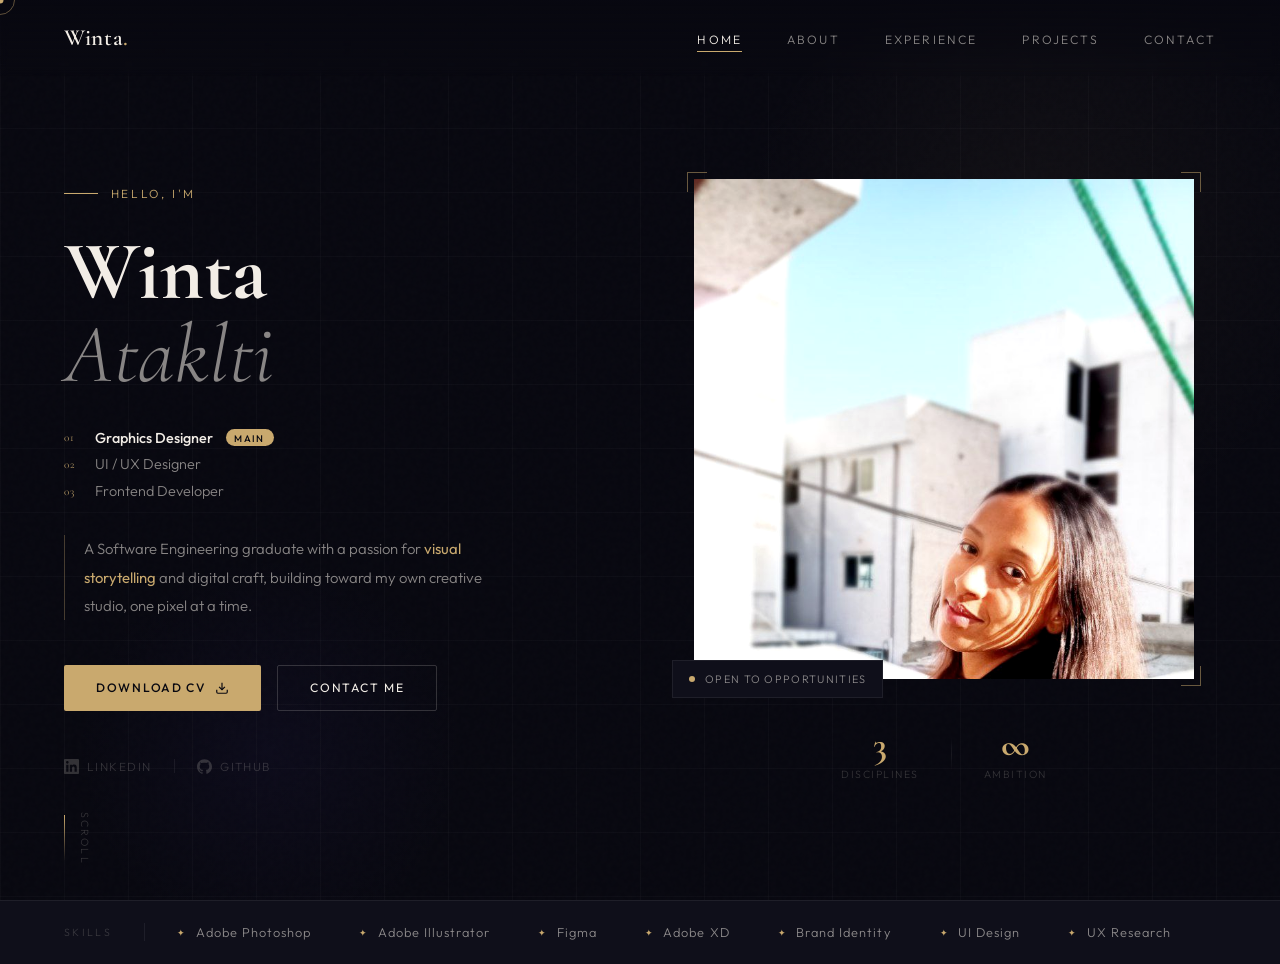
<file: index.html>
<!DOCTYPE html>
<html lang="en">
<head>
  <meta charset="UTF-8" />
  <meta http-equiv="X-UA-Compatible" content="IE=edge" />
  <meta name="viewport" content="width=device-width, initial-scale=1.0" />
  <title>Winta Ataklti — Designer & Developer</title>
  <link rel="preconnect" href="https://fonts.googleapis.com" />
  <link rel="preconnect" href="https://fonts.gstatic.com" crossorigin />
  <link href="https://fonts.googleapis.com/css2?family=Cormorant+Garamond:ital,wght@0,300;0,400;0,600;0,700;1,300&family=Outfit:wght@300;400;500;600&display=swap" rel="stylesheet" />
  <link rel="stylesheet" href="nav.css" />
  <link rel="stylesheet" href="style.css" />
</head>
<body>

  <!-- ── CURSOR ── -->
  <div class="cursor" id="cursor"></div>
  <div class="cursor-ring" id="cursorRing"></div>

  <!-- ── NAV (shared across all pages) ── -->
  <nav class="site-nav" id="siteNav">
    <a href="index.html" class="nav-logo">Winta<span class="logo-dot">.</span></a>

    <!-- Desktop links -->
    <ul class="nav-links" id="navLinks">
      <li><a href="index.html" class="nav-link active">Home</a></li>
      <li><a href="about.html" class="nav-link">About</a></li>
      <li><a href="experience.html" class="nav-link">Experience</a></li>
      <li><a href="projects.html" class="nav-link">Projects</a></li>
      <li><a href="contact.html" class="nav-link">Contact</a></li>
    </ul>

    <!-- Hamburger button -->
    <button class="hamburger" id="hamburger" aria-label="Toggle menu" aria-expanded="false">
      <span class="ham-bar"></span>
      <span class="ham-bar"></span>
      <span class="ham-bar"></span>
    </button>
  </nav>

  <!-- Mobile overlay menu -->
  <div class="mobile-menu" id="mobileMenu">
    <ul class="mobile-links">
      <li><a href="index.html" class="mob-link active">Home</a></li>
      <li><a href="about.html" class="mob-link">About</a></li>
      <li><a href="experience.html" class="mob-link">Experience</a></li>
      <li><a href="projects.html" class="mob-link">Projects</a></li>
      <li><a href="contact.html" class="mob-link">Contact</a></li>
    </ul>
    <div class="mob-footer">
      <a href="https://www.linkedin.com/in/winta-ataklti-277938377/" target="_blank" class="mob-social">LinkedIn</a>
      <span class="mob-social-sep">·</span>
      <a href="https://github.com/1Winta" target="_blank" class="mob-social">GitHub</a>
    </div>
  </div>
  <div class="menu-overlay" id="menuOverlay"></div>

  <!-- ── HERO ── -->
  <section id="hero">
    <div class="bg-glow g1"></div>
    <div class="bg-glow g2"></div>
    <div class="bg-grid"></div>

    <div class="hero-left">
      <div class="hero-eyebrow" data-anim="0">
        <span class="eyebrow-line"></span>
        <span class="eyebrow-text">Hello, I'm</span>
      </div>

      <h1 class="hero-name" data-anim="1">
        <span class="name-first">Winta</span>
        <span class="name-last">Ataklti</span>
      </h1>

      <div class="hero-roles" data-anim="2">
        <div class="role-item role-primary">
          <span class="role-num">01</span>
          <span class="role-label">Graphics Designer</span>
          <span class="role-badge">Main</span>
        </div>
        <div class="role-item">
          <span class="role-num">02</span>
          <span class="role-label">UI / UX Designer</span>
        </div>
        <div class="role-item">
          <span class="role-num">03</span>
          <span class="role-label">Frontend Developer</span>
        </div>
      </div>

      <p class="hero-bio" data-anim="3">
        A Software Engineering graduate with a passion for <em>visual storytelling</em> and digital craft, building toward my own creative studio, one pixel at a time.
      </p>

      <div class="hero-ctas" data-anim="4">
        <button class="btn-primary" onclick="window.open('./assets/Winta-Ataklti-.pdf')">
          <span>Download CV</span>
          <svg width="14" height="14" viewBox="0 0 24 24" fill="none" stroke="currentColor" stroke-width="2"><path d="M21 15v4a2 2 0 0 1-2 2H5a2 2 0 0 1-2-2v-4"/><polyline points="7 10 12 15 17 10"/><line x1="12" y1="15" x2="12" y2="3"/></svg>
        </button>
        <a href="contact.html" class="btn-secondary">Contact Me</a>
      </div>

      <div class="hero-socials" data-anim="5">
        <a href="https://www.linkedin.com/in/winta-ataklti-277938377/" target="_blank" class="social-link">
          <svg width="15" height="15" viewBox="0 0 24 24" fill="currentColor"><path d="M20.447 20.452h-3.554v-5.569c0-1.328-.027-3.037-1.852-3.037-1.853 0-2.136 1.445-2.136 2.939v5.667H9.351V9h3.414v1.561h.046c.477-.9 1.637-1.85 3.37-1.85 3.601 0 4.267 2.37 4.267 5.455v6.286zM5.337 7.433a2.062 2.062 0 0 1-2.063-2.065 2.064 2.064 0 1 1 2.063 2.065zm1.782 13.019H3.555V9h3.564v11.452zM22.225 0H1.771C.792 0 0 .774 0 1.729v20.542C0 23.227.792 24 1.771 24h20.451C23.2 24 24 23.227 24 22.271V1.729C24 .774 23.2 0 22.222 0h.003z"/></svg>
          LinkedIn
        </a>
        <span class="social-sep"></span>
        <a href="https://github.com/1Winta" target="_blank" class="social-link">
          <svg width="15" height="15" viewBox="0 0 24 24" fill="currentColor"><path d="M12 .297c-6.63 0-12 5.373-12 12 0 5.303 3.438 9.8 8.205 11.385.6.113.82-.258.82-.577 0-.285-.01-1.04-.015-2.04-3.338.724-4.042-1.61-4.042-1.61C4.422 18.07 3.633 17.7 3.633 17.7c-1.087-.744.084-.729.084-.729 1.205.084 1.838 1.236 1.838 1.236 1.07 1.835 2.809 1.305 3.495.998.108-.776.417-1.305.76-1.605-2.665-.3-5.466-1.332-5.466-5.93 0-1.31.465-2.38 1.235-3.22-.135-.303-.54-1.523.105-3.176 0 0 1.005-.322 3.3 1.23.96-.267 1.98-.399 3-.405 1.02.006 2.04.138 3 .405 2.28-1.552 3.285-1.23 3.285-1.23.645 1.653.24 2.873.12 3.176.765.84 1.23 1.91 1.23 3.22 0 4.61-2.805 5.625-5.475 5.92.42.36.81 1.096.81 2.22 0 1.606-.015 2.896-.015 3.286 0 .315.21.69.825.57C20.565 22.092 24 17.592 24 12.297c0-6.627-5.373-12-12-12"/></svg>
          GitHub
        </a>
      </div>
    </div>

    <div class="hero-right" data-anim="6">
      <div class="photo-wrap">
        <div class="photo-frame">    
          <img src="./assets/photo.jpg" alt="Winta Ataklti" /> 
          <div class="photo-placeholder">
            <span class="ph-letter">W</span>
            <span class="ph-hint">Your photo coming soon</span>
          </div>
        </div>
        <span class="fc fc-tl"></span>
        <span class="fc fc-tr"></span>
        <span class="fc fc-bl"></span>
        <span class="fc fc-br"></span>
        <div class="photo-badge">
          <span class="badge-dot"></span>
          <span class="badge-text">Open to opportunities</span>
        </div>
      </div>

      <div class="hero-stats">
        <div class="stat">
          <span class="stat-n">3</span>
          <span class="stat-l">Disciplines</span>
        </div>
        <div class="stat-div"></div>
        <div class="stat">
          <span class="stat-n">∞</span>
          <span class="stat-l">Ambition</span>
        </div>
      </div>
    </div>

    <div class="scroll-cue">
      <div class="scroll-bar"></div>
      <span class="scroll-txt">Scroll</span>
    </div>
  </section>

  <!-- ── SKILLS TICKER ── -->
  <div class="ticker-wrap">
    <span class="ticker-label">Skills</span>
    <div class="ticker-sep"></div>
    <div class="ticker-track">
      <div class="ticker-inner" id="tickerInner">
        <span class="tick-item">Adobe Photoshop</span>
        <span class="tick-item">Adobe Illustrator</span>
        <span class="tick-item">Figma</span>
        <span class="tick-item">Adobe XD</span>
        <span class="tick-item">Brand Identity</span>
        <span class="tick-item">UI Design</span>
        <span class="tick-item">UX Research</span>
        <span class="tick-item">HTML &amp; CSS</span>
        <span class="tick-item">JavaScript</span>
        <span class="tick-item">Wireframing</span>
        <span class="tick-item">Typography</span>
        <span class="tick-item">Color Theory</span>
        <span class="tick-item">Adobe Photoshop</span>
        <span class="tick-item">Adobe Illustrator</span>
        <span class="tick-item">Figma</span>
        <span class="tick-item">Adobe XD</span>
        <span class="tick-item">Brand Identity</span>
        <span class="tick-item">UI Design</span>
        <span class="tick-item">UX Research</span>
        <span class="tick-item">HTML &amp; CSS</span>
        <span class="tick-item">JavaScript</span>
        <span class="tick-item">Wireframing</span>
        <span class="tick-item">Typography</span>
        <span class="tick-item">Color Theory</span>
      </div>
    </div>
  </div>

  <script src="nav.js"></script>
  <script src="script.js"></script>
</body>
</html>
</file>
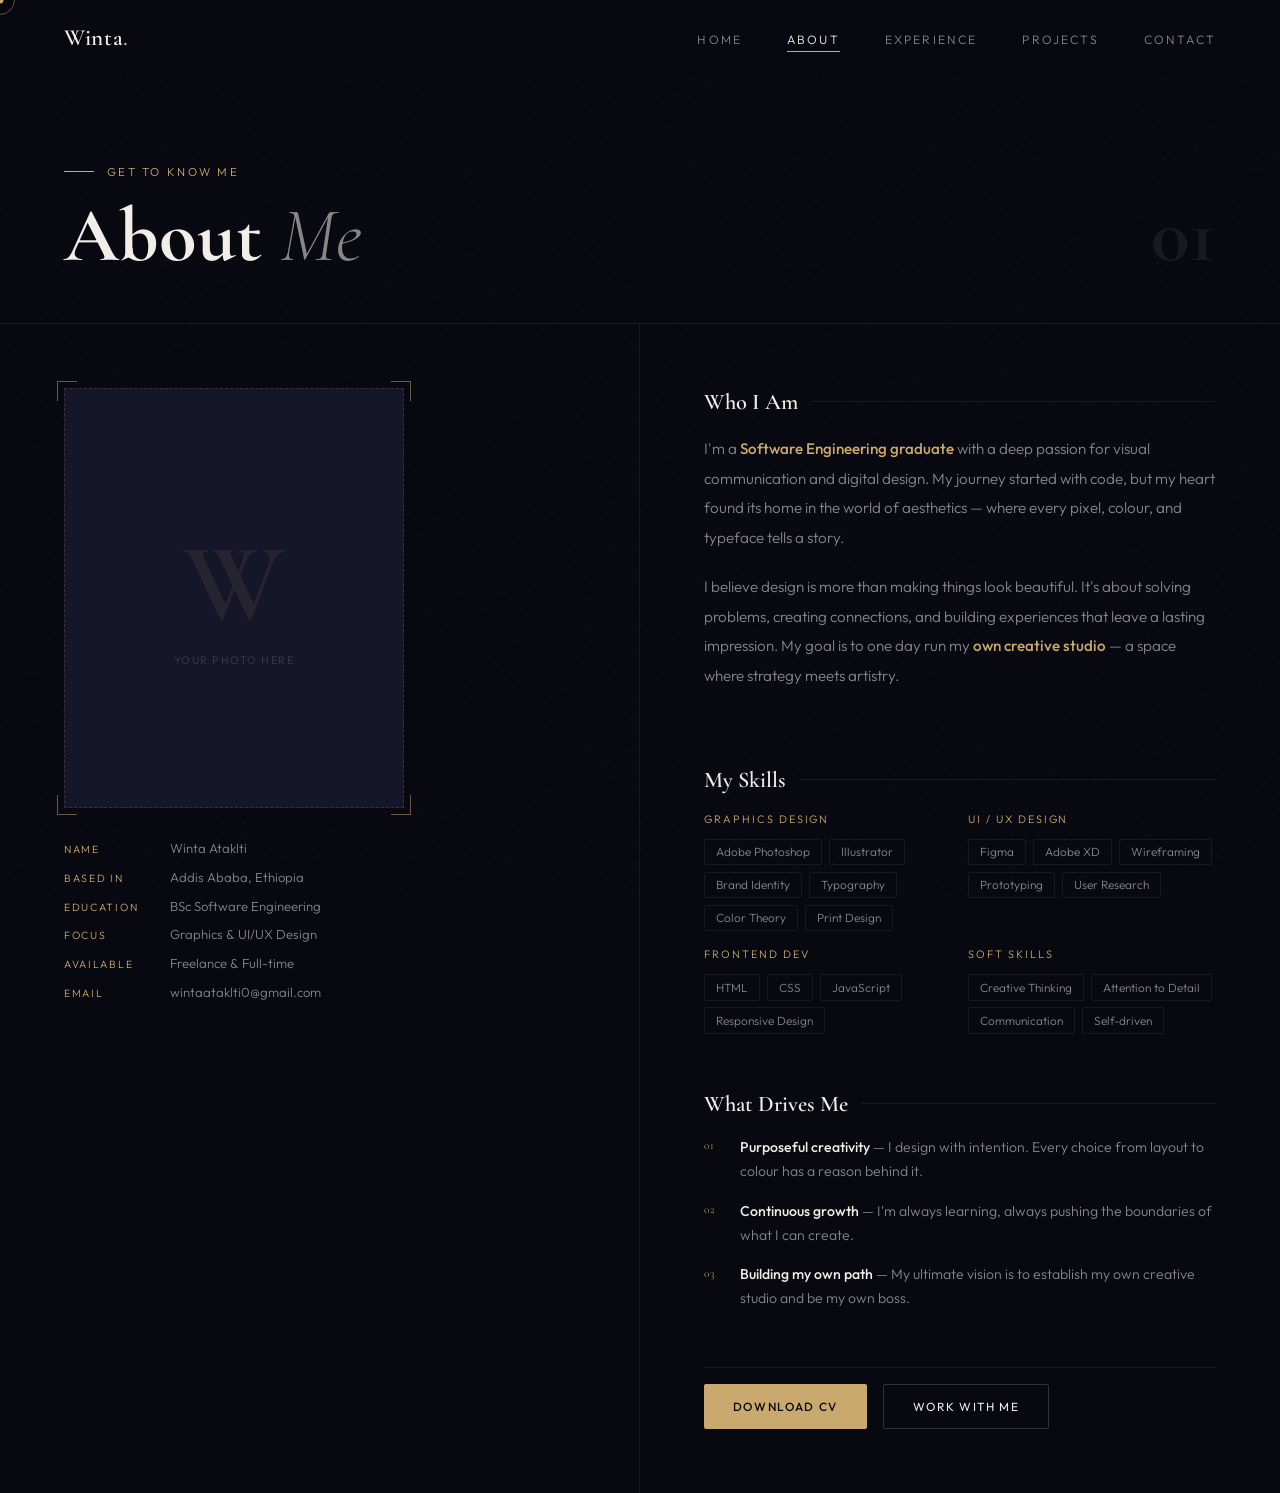
<file: about.html>
<!DOCTYPE html>
<html lang="en">
<head>
  <meta charset="UTF-8" />
  <meta http-equiv="X-UA-Compatible" content="IE=edge" />
  <meta name="viewport" content="width=device-width, initial-scale=1.0" />
  <title>About — Winta Ataklti</title>
  <link rel="preconnect" href="https://fonts.googleapis.com" />
  <link rel="preconnect" href="https://fonts.gstatic.com" crossorigin />
  <link href="https://fonts.googleapis.com/css2?family=Cormorant+Garamond:ital,wght@0,300;0,400;0,600;0,700;1,300&family=Outfit:wght@300;400;500;600&display=swap" rel="stylesheet" />
  <link rel="stylesheet" href="nav.css" />
  <style>
    body::before {
      content: '';
      position: fixed; inset: 0;
      background-image: url("data:image/svg+xml,%3Csvg viewBox='0 0 200 200' xmlns='http://www.w3.org/2000/svg'%3E%3Cfilter id='n'%3E%3CfeTurbulence type='fractalNoise' baseFrequency='0.85' numOctaves='4' stitchTiles='stitch'/%3E%3C/filter%3E%3Crect width='100%25' height='100%25' filter='url(%23n)' opacity='0.035'/%3E%3C/svg%3E");
      pointer-events: none; z-index: 1; opacity: 0.45;
    }

    .page-wrap {
      padding-top: var(--nav-h);
      position: relative; z-index: 2;
    }

    /* ── PAGE HEADER ── */
    .page-header {
      padding: 5rem 4rem 3rem;
      border-bottom: 1px solid var(--cream-ghost);
      display: flex;
      align-items: flex-end;
      justify-content: space-between;
      gap: 2rem;
    }
    .page-header-left { max-width: 600px; }
    .page-tag {
      display: inline-flex;
      align-items: center;
      gap: 0.8rem;
      margin-bottom: 1.2rem;
    }
    .page-tag-line { width: 30px; height: 1px; background: var(--gold); }
    .page-tag-text {
      font-size: 0.72rem;
      letter-spacing: 0.22em;
      text-transform: uppercase;
      color: var(--gold);
    }
    .page-title {
      font-family: 'Cormorant Garamond', serif;
      font-size: clamp(2.8rem, 6vw, 5rem);
      font-weight: 700;
      line-height: 1.0;
      color: var(--cream);
    }
    .page-title span { color: var(--cream-dim); font-weight: 300; font-style: italic; }
    .page-num {
      font-family: 'Cormorant Garamond', serif;
      font-size: 5rem;
      font-weight: 700;
      color: var(--cream-ghost);
      line-height: 1;
      user-select: none;
    }

    /* ── ABOUT GRID ── */
    .about-grid {
      display: grid;
      grid-template-columns: 1fr 1fr;
      min-height: 80vh;
    }

    /* Left — photo */
    .about-photo-col {
      padding: 4rem;
      display: flex;
      flex-direction: column;
      align-items: flex-start;
      gap: 2rem;
      border-right: 1px solid var(--cream-ghost);
    }
    .about-photo-wrap { position: relative; }
    .about-photo-frame {
      width: 340px; height: 420px;
      overflow: hidden;
      position: relative;
    }
    .about-photo-frame img {
      width: 100%; height: 100%;
      object-fit: cover; object-position: top;
      filter: grayscale(15%) contrast(1.05);
      display: block;
    }
    .about-placeholder {
      width: 100%; height: 100%;
      background: var(--dark-3);
      display: flex;
      flex-direction: column;
      align-items: center;
      justify-content: center;
      gap: 0.8rem;
      border: 1px dashed rgba(201,169,110,0.18);
    }
    .ap-letter {
      font-family: 'Cormorant Garamond', serif;
      font-size: 7rem; font-weight: 700;
      color: rgba(201,169,110,0.1); line-height: 1;
    }
    .ap-hint {
      font-size: 0.68rem; letter-spacing: 0.14em;
      text-transform: uppercase; color: var(--cream-faint);
    }
    .fc { position: absolute; width: 20px; height: 20px; border-color: var(--gold); border-style: solid; opacity: 0.5; }
    .fc-tl { top: -7px; left: -7px; border-width: 1px 0 0 1px; }
    .fc-tr { top: -7px; right: -7px; border-width: 1px 1px 0 0; }
    .fc-bl { bottom: -7px; left: -7px; border-width: 0 0 1px 1px; }
    .fc-br { bottom: -7px; right: -7px; border-width: 0 1px 1px 0; }

    .about-photo-info {
      display: flex;
      flex-direction: column;
      gap: 0.8rem;
    }
    .info-row {
      display: flex;
      align-items: baseline;
      gap: 1rem;
      font-size: 0.82rem;
    }
    .info-label {
      font-size: 0.66rem;
      letter-spacing: 0.16em;
      text-transform: uppercase;
      color: var(--gold);
      min-width: 90px;
      flex-shrink: 0;
    }
    .info-value { color: var(--cream-dim); font-weight: 300; }

    /* Right — content */
    .about-content-col {
      padding: 4rem;
      display: flex;
      flex-direction: column;
      gap: 3.5rem;
    }

    .about-section-title {
      font-family: 'Cormorant Garamond', serif;
      font-size: 1.4rem;
      font-weight: 600;
      color: var(--cream);
      margin-bottom: 1.2rem;
      display: flex;
      align-items: center;
      gap: 0.8rem;
    }
    .about-section-title::after {
      content: '';
      flex: 1;
      height: 1px;
      background: var(--cream-ghost);
    }

    .about-bio-text {
      font-size: 0.95rem;
      line-height: 1.95;
      color: var(--cream-dim);
      font-weight: 300;
    }
    .about-bio-text p + p { margin-top: 1.2rem; }
    .about-bio-text strong { color: var(--gold); font-weight: 500; }

    /* Skills grid */
    .skills-grid {
      display: grid;
      grid-template-columns: 1fr 1fr;
      gap: 1rem;
    }
    .skill-cat { }
    .skill-cat-title {
      font-size: 0.68rem;
      letter-spacing: 0.18em;
      text-transform: uppercase;
      color: var(--gold);
      margin-bottom: 0.8rem;
    }
    .skill-tags {
      display: flex;
      flex-wrap: wrap;
      gap: 0.4rem;
    }
    .skill-tag {
      font-size: 0.74rem;
      color: var(--cream-dim);
      border: 1px solid var(--cream-ghost);
      padding: 0.3rem 0.7rem;
      border-radius: 2px;
      font-weight: 300;
      transition: border-color 0.2s, color 0.2s;
    }
    .skill-tag:hover { border-color: var(--gold); color: var(--cream); }

    /* Values */
    .values-list {
      display: flex;
      flex-direction: column;
      gap: 1rem;
    }
    .value-item {
      display: flex;
      gap: 1rem;
      align-items: flex-start;
    }
    .value-num {
      font-family: 'Cormorant Garamond', serif;
      font-size: 0.72rem;
      color: var(--gold);
      min-width: 20px;
      padding-top: 0.15rem;
    }
    .value-text {
      font-size: 0.88rem;
      color: var(--cream-dim);
      line-height: 1.7;
      font-weight: 300;
    }
    .value-text strong { color: var(--cream); font-weight: 500; }

    /* CTA row */
    .about-cta {
      display: flex;
      gap: 1rem;
      padding-top: 1rem;
      border-top: 1px solid var(--cream-ghost);
    }
    .btn-primary {
      display: inline-flex; align-items: center; gap: 0.6rem;
      padding: 0.85rem 1.8rem;
      background: var(--gold); color: var(--dark);
      border: none; font-family: 'Outfit', sans-serif;
      font-size: 0.74rem; font-weight: 500;
      letter-spacing: 0.14em; text-transform: uppercase;
      cursor: none; transition: opacity 0.2s, transform 0.2s;
      border-radius: 2px; text-decoration: none;
    }
    .btn-primary:hover { opacity: 0.86; transform: translateY(-2px); }
    .btn-secondary {
      display: inline-flex; align-items: center;
      padding: 0.85rem 1.8rem;
      background: transparent; color: var(--cream);
      border: 1px solid var(--cream-faint);
      font-family: 'Outfit', sans-serif;
      font-size: 0.74rem; font-weight: 400;
      letter-spacing: 0.14em; text-transform: uppercase;
      text-decoration: none; cursor: none;
      transition: border-color 0.2s, transform 0.2s; border-radius: 2px;
    }
    .btn-secondary:hover { border-color: var(--cream-dim); transform: translateY(-2px); }

    @media (max-width: 768px) {
      .page-header { padding: 3rem 1.5rem 2rem; flex-direction: column; }
      .page-num { display: none; }
      .about-grid { grid-template-columns: 1fr; }
      .about-photo-col { padding: 2rem 1.5rem; border-right: none; border-bottom: 1px solid var(--cream-ghost); align-items: center; }
      .about-photo-frame { width: 240px; height: 300px; }
      .about-content-col { padding: 2rem 1.5rem; }
      .skills-grid { grid-template-columns: 1fr; }
    }
  </style>
</head>
<body>
  <div class="cursor" id="cursor"></div>
  <div class="cursor-ring" id="cursorRing"></div>

  <nav class="site-nav" id="siteNav">
    <a href="index.html" class="nav-logo">Winta<span class="logo-dot">.</span></a>
    <ul class="nav-links" id="navLinks">
      <li><a href="index.html" class="nav-link">Home</a></li>
      <li><a href="about.html" class="nav-link">About</a></li>
      <li><a href="experience.html" class="nav-link">Experience</a></li>
      <li><a href="projects.html" class="nav-link">Projects</a></li>
      <li><a href="contact.html" class="nav-link">Contact</a></li>
    </ul>
    <button class="hamburger" id="hamburger" aria-label="Toggle menu" aria-expanded="false">
      <span class="ham-bar"></span>
      <span class="ham-bar"></span>
      <span class="ham-bar"></span>
    </button>
  </nav>
  <div class="mobile-menu" id="mobileMenu">
    <ul class="mobile-links">
      <li><a href="index.html" class="mob-link">Home</a></li>
      <li><a href="about.html" class="mob-link">About</a></li>
      <li><a href="experience.html" class="mob-link">Experience</a></li>
      <li><a href="projects.html" class="mob-link">Projects</a></li>
      <li><a href="contact.html" class="mob-link">Contact</a></li>
    </ul>
    <div class="mob-footer">
      <a href="https://www.linkedin.com/in/winta-ataklti-277938377/" target="_blank" class="mob-social">LinkedIn</a>
      <span class="mob-social-sep">·</span>
      <a href="https://github.com/1Winta" target="_blank" class="mob-social">GitHub</a>
    </div>
  </div>
  <div class="menu-overlay" id="menuOverlay"></div>

  <div class="page-wrap">
    <header class="page-header">
      <div class="page-header-left">
        <div class="page-tag">
          <span class="page-tag-line"></span>
          <span class="page-tag-text">Get to know me</span>
        </div>
        <h1 class="page-title">About <span>Me</span></h1>
      </div>
      <span class="page-num">01</span>
    </header>

    <div class="about-grid">
      <!-- Photo column -->
      <div class="about-photo-col">
        <div class="about-photo-wrap">
          <div class="about-photo-frame">
            <!-- Replace with: <img src="./assets/photo.jpg" alt="Winta Ataklti" /> -->
            <div class="about-placeholder">
              <span class="ap-letter">W</span>
              <span class="ap-hint">Your photo here</span>
            </div>
          </div>
          <span class="fc fc-tl"></span>
          <span class="fc fc-tr"></span>
          <span class="fc fc-bl"></span>
          <span class="fc fc-br"></span>
        </div>

        <div class="about-photo-info">
          <div class="info-row">
            <span class="info-label">Name</span>
            <span class="info-value">Winta Ataklti</span>
          </div>
          <div class="info-row">
            <span class="info-label">Based in</span>
            <span class="info-value">Addis Ababa, Ethiopia</span>
          </div>
          <div class="info-row">
            <span class="info-label">Education</span>
            <span class="info-value">BSc Software Engineering</span>
          </div>
          <div class="info-row">
            <span class="info-label">Focus</span>
            <span class="info-value">Graphics & UI/UX Design</span>
          </div>
          <div class="info-row">
            <span class="info-label">Available</span>
            <span class="info-value">Freelance & Full-time</span>
          </div>
          <div class="info-row">
            <span class="info-label">Email</span>
            <span class="info-value">wintaataklti0@gmail.com</span>
          </div>
        </div>
      </div>

      <!-- Content column -->
      <div class="about-content-col">

        <div>
          <h2 class="about-section-title">Who I Am</h2>
          <div class="about-bio-text">
            <p>I'm a <strong>Software Engineering graduate</strong> with a deep passion for visual communication and digital design. My journey started with code, but my heart found its home in the world of aesthetics — where every pixel, colour, and typeface tells a story.</p>
            <p>I believe design is more than making things look beautiful. It's about solving problems, creating connections, and building experiences that leave a lasting impression. My goal is to one day run my <strong>own creative studio</strong> — a space where strategy meets artistry.</p>
            <p><!-- Add more personal detail here — hobbies, inspirations, what drives you day to day --></p>
          </div>
        </div>

        <div>
          <h2 class="about-section-title">My Skills</h2>
          <div class="skills-grid">
            <div class="skill-cat">
              <p class="skill-cat-title">Graphics Design</p>
              <div class="skill-tags">
                <span class="skill-tag">Adobe Photoshop</span>
                <span class="skill-tag">Illustrator</span>
                <span class="skill-tag">Brand Identity</span>
                <span class="skill-tag">Typography</span>
                <span class="skill-tag">Color Theory</span>
                <span class="skill-tag">Print Design</span>
              </div>
            </div>
            <div class="skill-cat">
              <p class="skill-cat-title">UI / UX Design</p>
              <div class="skill-tags">
                <span class="skill-tag">Figma</span>
                <span class="skill-tag">Adobe XD</span>
                <span class="skill-tag">Wireframing</span>
                <span class="skill-tag">Prototyping</span>
                <span class="skill-tag">User Research</span>
              </div>
            </div>
            <div class="skill-cat">
              <p class="skill-cat-title">Frontend Dev</p>
              <div class="skill-tags">
                <span class="skill-tag">HTML</span>
                <span class="skill-tag">CSS</span>
                <span class="skill-tag">JavaScript</span>
                <span class="skill-tag">Responsive Design</span>
              </div>
            </div>
            <div class="skill-cat">
              <p class="skill-cat-title">Soft Skills</p>
              <div class="skill-tags">
                <span class="skill-tag">Creative Thinking</span>
                <span class="skill-tag">Attention to Detail</span>
                <span class="skill-tag">Communication</span>
                <span class="skill-tag">Self-driven</span>
              </div>
            </div>
          </div>
        </div>

        <div>
          <h2 class="about-section-title">What Drives Me</h2>
          <div class="values-list">
            <div class="value-item">
              <span class="value-num">01</span>
              <p class="value-text"><strong>Purposeful creativity</strong> — I design with intention. Every choice from layout to colour has a reason behind it.</p>
            </div>
            <div class="value-item">
              <span class="value-num">02</span>
              <p class="value-text"><strong>Continuous growth</strong> — I'm always learning, always pushing the boundaries of what I can create.</p>
            </div>
            <div class="value-item">
              <span class="value-num">03</span>
              <p class="value-text"><strong>Building my own path</strong> — My ultimate vision is to establish my own creative studio and be my own boss.</p>
            </div>
          </div>
        </div>

        <div class="about-cta">
          <a href="./assets/Winta-Ataklti-.pdf" class="btn-primary" target="_blank">Download CV</a>
          <a href="contact.html" class="btn-secondary">Work With Me</a>
        </div>

      </div>
    </div>
  </div>

  <script src="nav.js"></script>
</body>
</html>
</file>
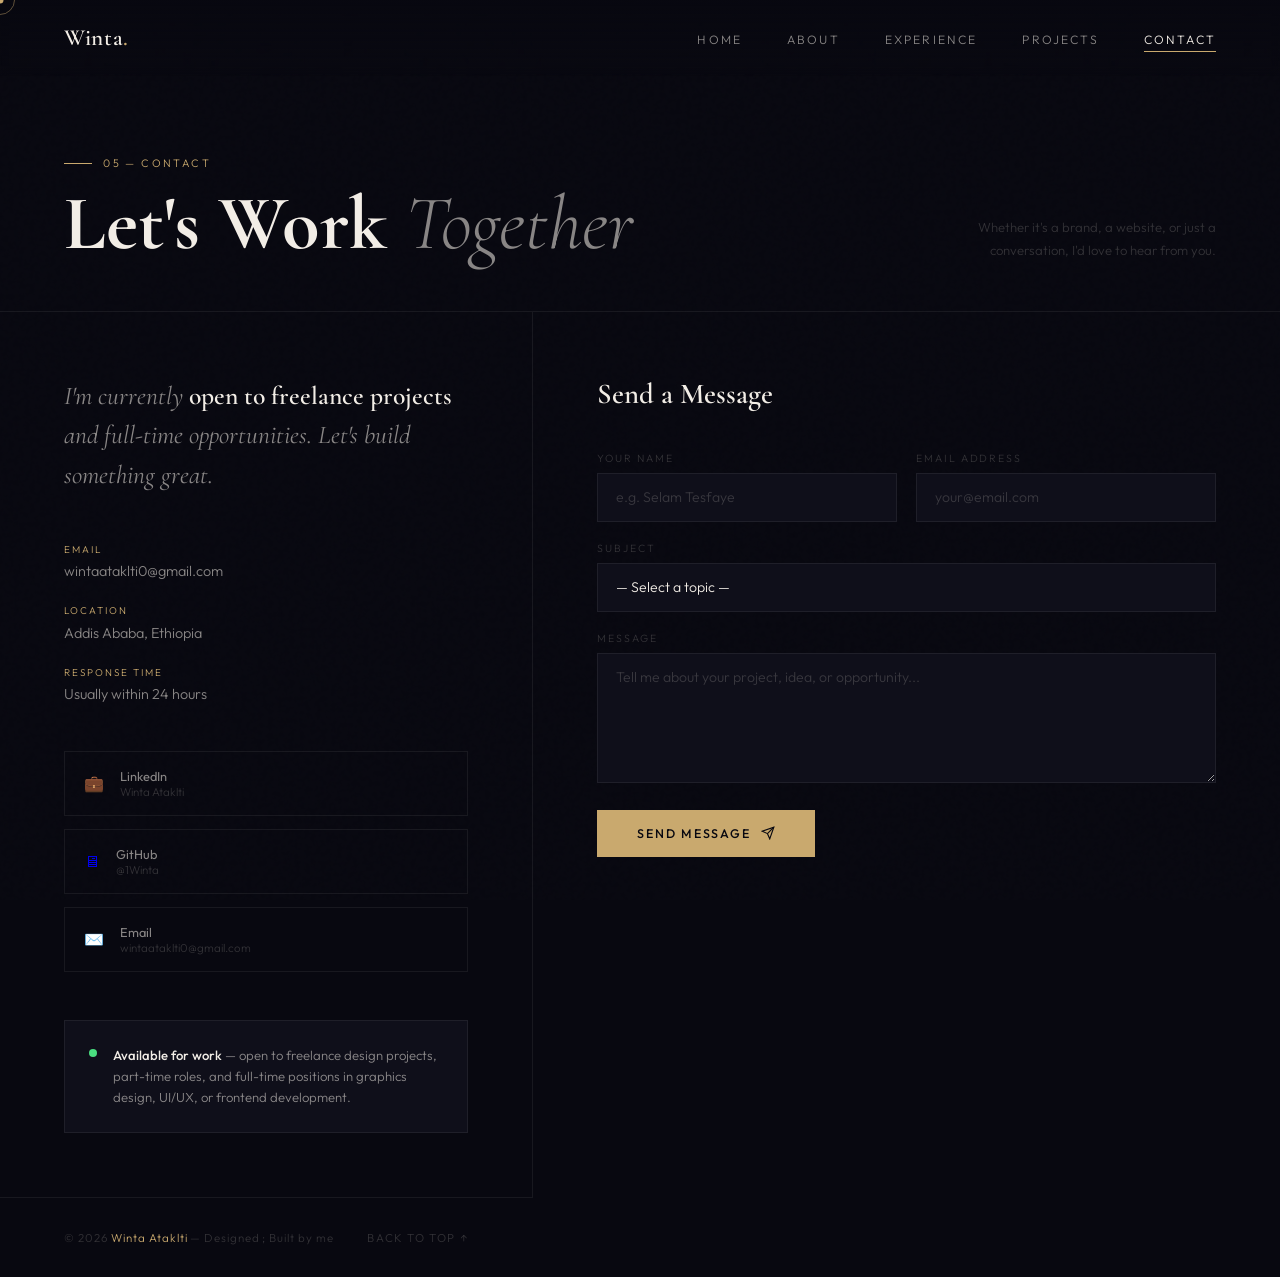
<file: contact.html>
<!DOCTYPE html>
<html lang="en">
<head>
  <meta charset="UTF-8" />
  <meta http-equiv="X-UA-Compatible" content="IE=edge" />
  <meta name="viewport" content="width=device-width, initial-scale=1.0" />
  <title>Contact — Winta Ataklti</title>
  <link rel="preconnect" href="https://fonts.googleapis.com" />
  <link rel="preconnect" href="https://fonts.gstatic.com" crossorigin />
  <link href="https://fonts.googleapis.com/css2?family=Cormorant+Garamond:ital,wght@0,300;0,400;0,600;0,700;1,300&family=Outfit:wght@300;400;500;600&display=swap" rel="stylesheet" />
  <link rel="stylesheet" href="nav.css" />
  <style>
    body::before {
      content: '';
      position: fixed; inset: 0;
      background-image: url("data:image/svg+xml,%3Csvg viewBox='0 0 200 200' xmlns='http://www.w3.org/2000/svg'%3E%3Cfilter id='n'%3E%3CfeTurbulence type='fractalNoise' baseFrequency='0.85' numOctaves='4' stitchTiles='stitch'/%3E%3C/filter%3E%3Crect width='100%25' height='100%25' filter='url(%23n)' opacity='0.035'/%3E%3C/svg%3E");
      pointer-events: none; z-index: 1; opacity: 0.4;
    }
    .page-wrap { padding-top: var(--nav-h); min-height: 100vh; position: relative; z-index: 2; }

    .page-header {
      padding: 5rem 4rem 3rem;
      border-bottom: 1px solid var(--cream-ghost);
      display: flex; align-items: flex-end; justify-content: space-between; gap: 2rem;
    }
    .page-num { font-size: 0.68rem; letter-spacing: 0.22em; text-transform: uppercase; color: var(--gold); display: flex; align-items: center; gap: 0.7rem; margin-bottom: 1rem; }
    .page-num::before { content: ''; display: block; width: 28px; height: 1px; background: var(--gold); }
    .page-title { font-family: 'Cormorant Garamond', serif; font-size: clamp(3rem, 6vw, 5rem); font-weight: 700; line-height: 1; color: var(--cream); }
    .page-title em { color: var(--cream-dim); font-weight: 300; font-style: italic; }
    .page-header-right { font-size: 0.82rem; color: var(--cream-faint); line-height: 1.8; max-width: 280px; text-align: right; }

    /* ── CONTACT LAYOUT ── */
    .contact-wrap {
      display: grid;
      grid-template-columns: 1fr 1.4fr;
      min-height: 70vh;
    }

    /* Left info panel */
    .contact-info {
      padding: 4rem;
      border-right: 1px solid var(--cream-ghost);
      display: flex;
      flex-direction: column;
      gap: 3rem;
    }
    .contact-tagline {
      font-family: 'Cormorant Garamond', serif;
      font-size: 1.6rem;
      font-weight: 400;
      font-style: italic;
      color: var(--cream-dim);
      line-height: 1.55;
    }
    .contact-tagline strong { font-style: normal; font-weight: 600; color: var(--cream); }

    .contact-details { display: flex; flex-direction: column; gap: 0; }
    .contact-detail-label { font-size: 0.62rem; letter-spacing: 0.2em; text-transform: uppercase; color: var(--gold); margin-bottom: 0.4rem; margin-top: 1.5rem; }
    .contact-detail-label:first-child { margin-top: 0; }
    .contact-detail-value { font-size: 0.9rem; color: var(--cream-dim); font-weight: 300; text-decoration: none; transition: color 0.2s; }
    a.contact-detail-value:hover { color: var(--gold); }

    .contact-socials { display: flex; flex-direction: column; gap: 0.8rem; }
    .social-row {
      display: flex;
      align-items: center;
      justify-content: space-between;
      padding: 1rem 1.2rem;
      border: 1px solid var(--cream-ghost);
      text-decoration: none;
      transition: border-color 0.2s, transform 0.2s;
      cursor: none;
    }
    .social-row:hover { border-color: rgba(201,169,110,0.4); transform: translateX(4px); }
    .social-row-left { display: flex; align-items: center; gap: 1rem; }
    .social-row-icon { font-size: 1rem; }
    .social-row-name { font-size: 0.8rem; color: var(--cream-dim); font-weight: 400; }
    .social-row-handle { font-size: 0.72rem; color: var(--cream-faint); font-weight: 300; }
    .social-row-arrow { font-size: 0.8rem; color: var(--gold); opacity: 0; transition: opacity 0.2s; }
    .social-row:hover .social-row-arrow { opacity: 1; }

    .availability-card {
      background: var(--dark-2);
      border: 1px solid var(--cream-ghost);
      padding: 1.5rem;
      display: flex;
      align-items: flex-start;
      gap: 1rem;
    }
    .avail-dot { width: 8px; height: 8px; border-radius: 50%; background: #4ade80; flex-shrink: 0; margin-top: 4px; animation: pulse 2s ease infinite; }
    @keyframes pulse { 0%,100%{opacity:1;transform:scale(1)} 50%{opacity:0.5;transform:scale(0.8)} }
    .avail-text { font-size: 0.82rem; color: var(--cream-dim); line-height: 1.6; font-weight: 300; }
    .avail-text strong { color: var(--cream); font-weight: 500; }

    /* Right form */
    .contact-form-side { padding: 4rem; }
    .form-title { font-family: 'Cormorant Garamond', serif; font-size: 1.8rem; font-weight: 600; color: var(--cream); margin-bottom: 2.5rem; }

    .form-grid { display: grid; grid-template-columns: 1fr 1fr; gap: 1.2rem; margin-bottom: 1.2rem; }
    .form-group { display: flex; flex-direction: column; gap: 0.5rem; }
    .form-group.full { grid-column: 1 / -1; }

    .form-label { font-size: 0.66rem; letter-spacing: 0.18em; text-transform: uppercase; color: var(--cream-faint); }
    .form-input, .form-textarea, .form-select {
      background: var(--dark-2);
      border: 1px solid var(--cream-ghost);
      color: var(--cream);
      font-family: 'Outfit', sans-serif;
      font-size: 0.88rem;
      font-weight: 300;
      padding: 0.9rem 1.1rem;
      outline: none;
      transition: border-color 0.25s;
      width: 100%;
      -webkit-appearance: none;
    }
    .form-input:focus, .form-textarea:focus, .form-select:focus { border-color: rgba(201,169,110,0.5); }
    .form-input::placeholder, .form-textarea::placeholder { color: var(--cream-faint); }
    .form-textarea { resize: vertical; min-height: 130px; }
    .form-select option { background: var(--dark-2); }

    .form-submit {
      display: inline-flex;
      align-items: center;
      gap: 0.7rem;
      padding: 1rem 2.5rem;
      background: var(--gold);
      color: var(--dark);
      border: none;
      font-family: 'Outfit', sans-serif;
      font-size: 0.78rem;
      font-weight: 500;
      letter-spacing: 0.14em;
      text-transform: uppercase;
      cursor: none;
      transition: opacity 0.2s, transform 0.2s;
      margin-top: 0.5rem;
    }
    .form-submit:hover { opacity: 0.88; transform: translateY(-2px); }
    .form-note { font-size: 0.72rem; color: var(--cream-faint); margin-top: 1rem; line-height: 1.6; }

    /* ── FOOTER ── */
    .site-footer {
      border-top: 1px solid var(--cream-ghost);
      padding: 2rem 4rem;
      display: flex;
      align-items: center;
      justify-content: space-between;
      position: relative; z-index: 2;
    }
    .footer-copy { font-size: 0.72rem; color: var(--cream-faint); letter-spacing: 0.08em; }
    .footer-copy span { color: var(--gold); }
    .footer-back { font-size: 0.72rem; letter-spacing: 0.14em; text-transform: uppercase; color: var(--cream-faint); text-decoration: none; transition: color 0.2s; cursor: none; }
    .footer-back:hover { color: var(--gold); }

    @media (max-width: 768px) {
      .page-header { padding: 3rem 1.5rem 2rem; flex-direction: column; align-items: flex-start; }
      .page-header-right { text-align: left; }
      .contact-wrap { grid-template-columns: 1fr; }
      .contact-info { border-right: none; border-bottom: 1px solid var(--cream-ghost); padding: 2.5rem 1.5rem; }
      .contact-form-side { padding: 2.5rem 1.5rem; }
      .form-grid { grid-template-columns: 1fr; }
      .site-footer { padding: 1.5rem; flex-direction: column; gap: 1rem; text-align: center; }
    }
  </style>
</head>
<body>
  <div class="cursor" id="cursor"></div>
  <div class="cursor-ring" id="cursorRing"></div>

  <nav class="site-nav" id="siteNav">
    <a href="index.html" class="nav-logo">Winta<span class="logo-dot">.</span></a>
    <ul class="nav-links">
      <li><a href="index.html" class="nav-link">Home</a></li>
      <li><a href="about.html" class="nav-link">About</a></li>
      <li><a href="experience.html" class="nav-link">Experience</a></li>
      <li><a href="projects.html" class="nav-link">Projects</a></li>
      <li><a href="contact.html" class="nav-link active">Contact</a></li>
    </ul>
    <button class="hamburger" id="hamburger" aria-label="Toggle menu" aria-expanded="false">
      <span class="ham-bar"></span><span class="ham-bar"></span><span class="ham-bar"></span>
    </button>
  </nav>
  <div class="mobile-menu" id="mobileMenu">
    <ul class="mobile-links">
      <li><a href="index.html" class="mob-link">Home</a></li>
      <li><a href="about.html" class="mob-link">About</a></li>
      <li><a href="experience.html" class="mob-link">Experience</a></li>
      <li><a href="projects.html" class="mob-link">Projects</a></li>
      <li><a href="contact.html" class="mob-link active">Contact</a></li>
    </ul>
    <div class="mob-footer">
      <a href="https://www.linkedin.com/in/winta-ataklti-277938377/" target="_blank" class="mob-social">LinkedIn</a>
      <span class="mob-social-sep">·</span>
      <a href="https://github.com/1Winta" target="_blank" class="mob-social">GitHub</a>
    </div>
  </div>
  <div class="menu-overlay" id="menuOverlay"></div>

  <div class="page-wrap">

    <header class="page-header">
      <div>
        <div class="page-num">05 — Contact</div>
        <h1 class="page-title">Let's Work <em>Together</em></h1>
      </div>
      <p class="page-header-right">Whether it's a brand, a website, or just a conversation, I'd love to hear from you.</p>
    </header>

    <div class="contact-wrap">

      <!-- Info -->
      <div class="contact-info">
        <p class="contact-tagline">
          I'm currently <strong>open to freelance projects</strong> and full-time opportunities. Let's build something great.
        </p>

        <div class="contact-details">
          <div class="contact-detail-label">Email</div>
          <a href="mailto:wintaataklti0@gmail.com" class="contact-detail-value">wintaataklti0@gmail.com</a>

          <div class="contact-detail-label">Location</div>
          <span class="contact-detail-value">Addis Ababa, Ethiopia</span>

          <div class="contact-detail-label">Response Time</div>
          <span class="contact-detail-value">Usually within 24 hours</span>
        </div>

        <div class="contact-socials">
          <a href="https://www.linkedin.com/in/winta-ataklti-277938377/" target="_blank" class="social-row">
            <div class="social-row-left">
              <span class="social-row-icon">💼</span>
              <div>
                <div class="social-row-name">LinkedIn</div>
                <div class="social-row-handle">Winta Ataklti</div>
              </div>
            </div>
            <span class="social-row-arrow">→</span>
          </a>
          <a href="https://github.com/1Winta" target="_blank" class="social-row">
            <div class="social-row-left">
              <span class="social-row-icon">🖥</span>
              <div>
                <div class="social-row-name">GitHub</div>
                <div class="social-row-handle">@1Winta</div>
              </div>
            </div>
            <span class="social-row-arrow">→</span>
          </a>
          <a href="mailto:wintaataklti0@gmail.com" class="social-row">
            <div class="social-row-left">
              <span class="social-row-icon">✉️</span>
              <div>
                <div class="social-row-name">Email</div>
                <div class="social-row-handle">wintaataklti0@gmail.com</div>
              </div>
            </div>
            <span class="social-row-arrow">→</span>
          </a>
        </div>

        <div class="availability-card">
          <div class="avail-dot"></div>
          <p class="avail-text"><strong>Available for work</strong> — open to freelance design projects, part-time roles, and full-time positions in graphics design, UI/UX, or frontend development.</p>
        </div>
      </div>

      <!-- Form -->
<div class="contact-form-side">
  <h2 class="form-title">Send a Message</h2>

  <div id="formSuccess" class="form-success" style="display:none;">
    ✦ &nbsp; Thank you! Your message has been sent. I'll get back to you soon.
  </div>

  <form action="https://formspree.io/f/mdavjkay" method="POST">
    <input type="hidden" name="_next" value="https://yoursite.netlify.app/contact.html?sent=true" />
    <div class="form-grid">
      <div class="form-group">
        <label class="form-label" for="name">Your Name</label>
        <input class="form-input" type="text" id="name" name="name" placeholder="e.g. Selam Tesfaye" required />
      </div>
      <div class="form-group">
        <label class="form-label" for="email">Email Address</label>
        <input class="form-input" type="email" id="email" name="email" placeholder="your@email.com" required />
      </div>
      <div class="form-group full">
        <label class="form-label" for="subject">Subject</label>
        <select class="form-select" id="subject" name="subject">
          <option value="">— Select a topic —</option>
          <option>Freelance Project</option>
          <option>Job Opportunity</option>
          <option>Collaboration</option>
          <option>General Enquiry</option>
        </select>
      </div>
      <div class="form-group full">
        <label class="form-label" for="message">Message</label>
        <textarea class="form-textarea" id="message" name="message" placeholder="Tell me about your project, idea, or opportunity..."></textarea>
      </div>
    </div>
    <button type="submit" class="form-submit">
      Send Message
      <svg width="14" height="14" viewBox="0 0 24 24" fill="none" stroke="currentColor" stroke-width="2"><line x1="22" y1="2" x2="11" y2="13"/><polygon points="22 2 15 22 11 13 2 9 22 2"/></svg>
    </button>
  </form>
</div>

    <footer class="site-footer">
      <p class="footer-copy">© 2026 <span>Winta Ataklti</span> — Designed ; Built by me</p>
      <a href="#" class="footer-back" onclick="window.scrollTo({top:0,behavior:'smooth'});return false;">Back to top ↑</a>
    </footer>

  </div>

  <script src="nav.js"></script>
    <script>
  if (window.location.search.includes('sent=true')) {
    document.getElementById('formSuccess').style.display = 'block';
    document.querySelector('form').style.display = 'none';
  }
</script>
</body>
</html>
</file>
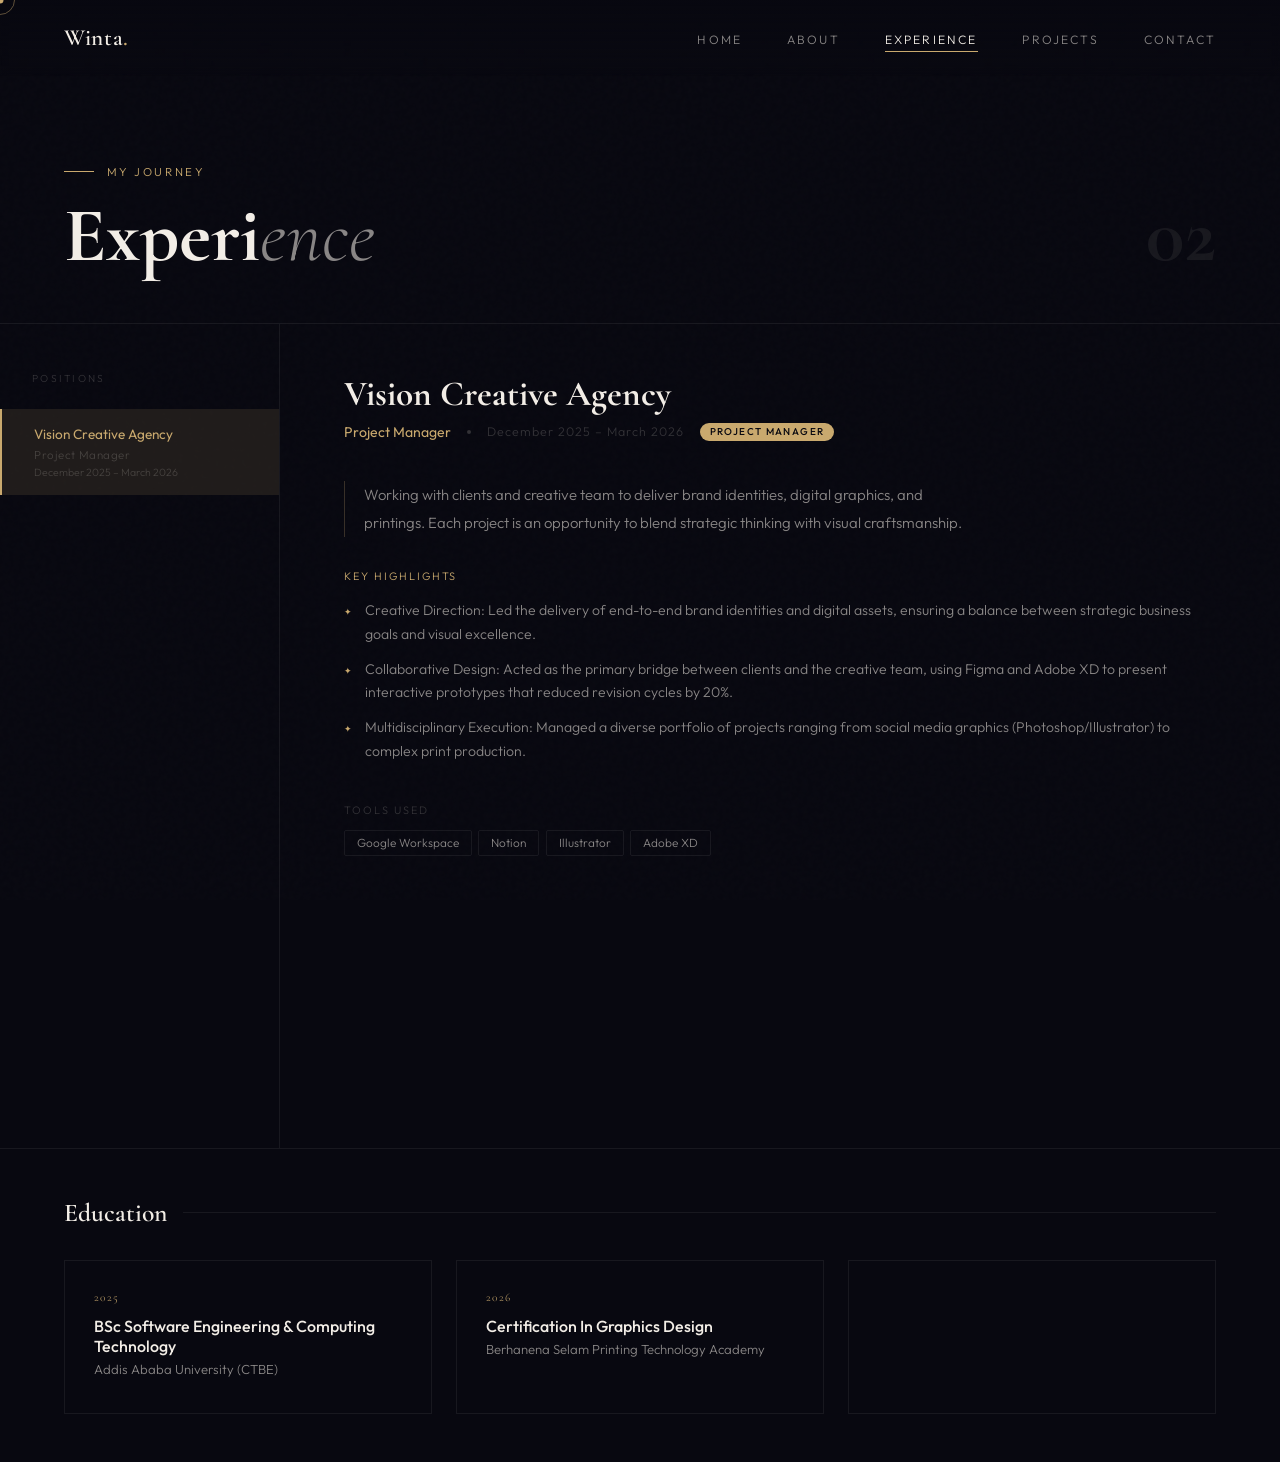
<file: experience.html>
<!DOCTYPE html>
<html lang="en">
<head>
  <meta charset="UTF-8" />
  <meta http-equiv="X-UA-Compatible" content="IE=edge" />
  <meta name="viewport" content="width=device-width, initial-scale=1.0" />
  <title>Experience — Winta Ataklti</title>
  <link rel="preconnect" href="https://fonts.googleapis.com" />
  <link rel="preconnect" href="https://fonts.gstatic.com" crossorigin />
  <link href="https://fonts.googleapis.com/css2?family=Cormorant+Garamond:ital,wght@0,300;0,400;0,600;0,700;1,300&family=Outfit:wght@300;400;500;600&display=swap" rel="stylesheet" />
  <link rel="stylesheet" href="nav.css" />
  <style>
    body::before {
      content: '';
      position: fixed; inset: 0;
      background-image: url("data:image/svg+xml,%3Csvg viewBox='0 0 200 200' xmlns='http://www.w3.org/2000/svg'%3E%3Cfilter id='n'%3E%3CfeTurbulence type='fractalNoise' baseFrequency='0.85' numOctaves='4' stitchTiles='stitch'/%3E%3C/filter%3E%3Crect width='100%25' height='100%25' filter='url(%23n)' opacity='0.035'/%3E%3C/svg%3E");
      pointer-events: none; z-index: 1; opacity: 0.45;
    }
    .page-wrap { padding-top: var(--nav-h); position: relative; z-index: 2; }

    .page-header {
      padding: 5rem 4rem 3rem;
      border-bottom: 1px solid var(--cream-ghost);
      display: flex; align-items: flex-end;
      justify-content: space-between; gap: 2rem;
    }
    .page-tag { display: inline-flex; align-items: center; gap: 0.8rem; margin-bottom: 1.2rem; }
    .page-tag-line { width: 30px; height: 1px; background: var(--gold); }
    .page-tag-text { font-size: 0.72rem; letter-spacing: 0.22em; text-transform: uppercase; color: var(--gold); }
    .page-title { font-family: 'Cormorant Garamond', serif; font-size: clamp(2.8rem, 6vw, 5rem); font-weight: 700; line-height: 1.0; color: var(--cream); }
    .page-title span { color: var(--cream-dim); font-weight: 300; font-style: italic; }
    .page-num { font-family: 'Cormorant Garamond', serif; font-size: 5rem; font-weight: 700; color: var(--cream-ghost); line-height: 1; user-select: none; }

    /* ── EXPERIENCE LAYOUT ── */
    .exp-wrap {
      display: grid;
      grid-template-columns: 280px 1fr;
      min-height: 80vh;
    }

    /* Sidebar tabs */
    .exp-sidebar {
      border-right: 1px solid var(--cream-ghost);
      padding: 3rem 0;
      position: sticky;
      top: var(--nav-h);
      height: calc(100vh - var(--nav-h));
      overflow-y: auto;
    }
    .sidebar-label {
      font-size: 0.64rem; letter-spacing: 0.22em;
      text-transform: uppercase; color: var(--cream-faint);
      padding: 0 2rem; margin-bottom: 1.5rem;
    }
    .exp-tab {
      display: block;
      padding: 1rem 2rem;
      border-left: 2px solid transparent;
      cursor: none;
      transition: background 0.2s, border-color 0.2s;
      text-decoration: none;
    }
    .exp-tab:hover { background: var(--cream-ghost); }
    .exp-tab.active { border-left-color: var(--gold); background: var(--gold-pale); }
    .exp-tab-role { font-size: 0.85rem; color: var(--cream); font-weight: 400; margin-bottom: 0.25rem; }
    .exp-tab.active .exp-tab-role { color: var(--gold); }
    .exp-tab-place { font-size: 0.72rem; color: var(--cream-faint); letter-spacing: 0.05em; }
    .exp-tab-date { font-size: 0.66rem; color: var(--cream-faint); margin-top: 0.2rem; }

    /* Main content */
    .exp-main { padding: 3rem 4rem; }

    .exp-entry { display: none; }
    .exp-entry.active { display: block; animation: fadeUp 0.4s ease both; }

    .exp-header { margin-bottom: 2.5rem; }
    .exp-role {
      font-family: 'Cormorant Garamond', serif;
      font-size: 2.2rem; font-weight: 700;
      color: var(--cream); margin-bottom: 0.5rem;
    }
    .exp-meta {
      display: flex; align-items: center;
      gap: 1rem; flex-wrap: wrap;
    }
    .exp-company { font-size: 0.88rem; color: var(--gold); font-weight: 400; }
    .exp-sep { width: 4px; height: 4px; border-radius: 50%; background: var(--cream-faint); }
    .exp-date { font-size: 0.78rem; color: var(--cream-faint); letter-spacing: 0.08em; }
    .exp-type {
      font-size: 0.62rem; letter-spacing: 0.14em;
      text-transform: uppercase; color: var(--dark);
      background: var(--gold); padding: 0.15rem 0.6rem;
      border-radius: 20px; font-weight: 500;
    }

    .exp-desc {
      font-size: 0.93rem; line-height: 1.9;
      color: var(--cream-dim); font-weight: 300;
      max-width: 620px; margin-bottom: 2rem;
      border-left: 1px solid rgba(201,169,110,0.25);
      padding-left: 1.2rem;
    }

    .exp-achievements-title {
      font-size: 0.68rem; letter-spacing: 0.18em;
      text-transform: uppercase; color: var(--gold);
      margin-bottom: 1rem;
    }
    .exp-achievements {
      display: flex; flex-direction: column; gap: 0.75rem;
      margin-bottom: 2.5rem;
    }
    .exp-ach {
      display: flex; align-items: flex-start; gap: 0.8rem;
      font-size: 0.88rem; color: var(--cream-dim); font-weight: 300; line-height: 1.65;
    }
    .exp-ach::before {
      content: '✦';
      color: var(--gold); font-size: 0.55rem;
      margin-top: 0.35rem; flex-shrink: 0;
    }

    .exp-tools-title {
      font-size: 0.68rem; letter-spacing: 0.18em;
      text-transform: uppercase; color: var(--cream-faint);
      margin-bottom: 0.8rem;
    }
    .exp-tools { display: flex; flex-wrap: wrap; gap: 0.4rem; }
    .exp-tool {
      font-size: 0.74rem; color: var(--cream-dim);
      border: 1px solid var(--cream-ghost);
      padding: 0.3rem 0.75rem; border-radius: 2px; font-weight: 300;
    }

    /* Education section */
    .edu-section { padding: 3rem 4rem; border-top: 1px solid var(--cream-ghost); }
    .section-heading {
      font-family: 'Cormorant Garamond', serif;
      font-size: 1.6rem; font-weight: 600;
      color: var(--cream); margin-bottom: 2rem;
      display: flex; align-items: center; gap: 1rem;
    }
    .section-heading::after { content: ''; flex: 1; height: 1px; background: var(--cream-ghost); }

    .edu-grid { display: grid; grid-template-columns: repeat(auto-fit, minmax(280px, 1fr)); gap: 1.5rem; }
    .edu-card {
      border: 1px solid var(--cream-ghost);
      padding: 1.8rem;
      position: relative;
      transition: border-color 0.2s;
    }
    .edu-card:hover { border-color: rgba(201,169,110,0.3); }
    .edu-card-year {
      font-family: 'Cormorant Garamond', serif;
      font-size: 0.72rem; letter-spacing: 0.1em;
      color: var(--gold); margin-bottom: 0.75rem;
    }
    .edu-card-degree { font-size: 1rem; color: var(--cream); font-weight: 500; margin-bottom: 0.3rem; }
    .edu-card-school { font-size: 0.82rem; color: var(--cream-dim); font-weight: 300; }
    .edu-card-note { font-size: 0.74rem; color: var(--cream-faint); margin-top: 0.5rem; font-style: italic; }

    @keyframes fadeUp {
      from { opacity: 0; transform: translateY(16px); }
      to   { opacity: 1; transform: translateY(0); }
    }

    @media (max-width: 768px) {
      .page-header { padding: 3rem 1.5rem 2rem; flex-direction: column; }
      .page-num { display: none; }
      .exp-wrap { grid-template-columns: 1fr; }
      .exp-sidebar { position: static; height: auto; border-right: none; border-bottom: 1px solid var(--cream-ghost); padding: 1.5rem 0; display: flex; overflow-x: auto; gap: 0; }
      .sidebar-label { display: none; }
      .exp-tab { border-left: none; border-bottom: 2px solid transparent; white-space: nowrap; padding: 0.75rem 1.2rem; }
      .exp-tab.active { border-bottom-color: var(--gold); border-left-color: transparent; }
      .exp-main { padding: 2rem 1.5rem; }
      .edu-section { padding: 2rem 1.5rem; }
    }
  </style>
</head>
<body>
  <div class="cursor" id="cursor"></div>
  <div class="cursor-ring" id="cursorRing"></div>

  <nav class="site-nav" id="siteNav">
    <a href="index.html" class="nav-logo">Winta<span class="logo-dot">.</span></a>
    <ul class="nav-links">
      <li><a href="index.html" class="nav-link">Home</a></li>
      <li><a href="about.html" class="nav-link">About</a></li>
      <li><a href="experience.html" class="nav-link">Experience</a></li>
      <li><a href="projects.html" class="nav-link">Projects</a></li>
      <li><a href="contact.html" class="nav-link">Contact</a></li>
    </ul>
    <button class="hamburger" id="hamburger" aria-label="Toggle menu" aria-expanded="false">
      <span class="ham-bar"></span><span class="ham-bar"></span><span class="ham-bar"></span>
    </button>
  </nav>
  <div class="mobile-menu" id="mobileMenu">
    <ul class="mobile-links">
      <li><a href="index.html" class="mob-link">Home</a></li>
      <li><a href="about.html" class="mob-link">About</a></li>
      <li><a href="experience.html" class="mob-link">Experience</a></li>
      <li><a href="projects.html" class="mob-link">Projects</a></li>
      <li><a href="contact.html" class="mob-link">Contact</a></li>
    </ul>
    <div class="mob-footer">
      <a href="https://www.linkedin.com/in/winta-ataklti-277938377/" target="_blank" class="mob-social">LinkedIn</a>
      <span class="mob-social-sep">·</span>
      <a href="https://github.com/1Winta" target="_blank" class="mob-social">GitHub</a>
    </div>
  </div>
  <div class="menu-overlay" id="menuOverlay"></div>

  <div class="page-wrap">
    <header class="page-header">
      <div>
        <div class="page-tag"><span class="page-tag-line"></span><span class="page-tag-text">My journey</span></div>
        <h1 class="page-title">Experi<span>ence</span></h1>
      </div>
      <span class="page-num">02</span>
    </header>

    <div class="exp-wrap">
      <!-- Sidebar -->
      <aside class="exp-sidebar">
        <p class="sidebar-label">Positions</p>
        <a class="exp-tab active" onclick="showExp('exp1', this)">
          <p class="exp-tab-role">Vision Creative Agency</p>
          <p class="exp-tab-place">Project Manager</p>
          <p class="exp-tab-date">December 2025 – March 2026</p>
        </a>
        <a class="exp-tab" onclick="showExp('exp2', this)">
          <p class="exp-tab-role"><!-- Job Title --></p>
          <p class="exp-tab-place"><!-- Company Name --></p>
          <p class="exp-tab-date"><!-- Date Range --></p>
        </a>
        <a class="exp-tab" onclick="showExp('exp3', this)">
          <p class="exp-tab-role"><!-- Job Title --></p>
          <p class="exp-tab-place"><!-- Company Name --></p>
          <p class="exp-tab-date"><!-- Date Range --></p>
        </a>
      </aside>

      <!-- Main -->
      <main class="exp-main">
        <!-- Entry 1 -->
        <div class="exp-entry active" id="exp1">
          <div class="exp-header">
            <h2 class="exp-role">Vision Creative Agency</h2>
            <div class="exp-meta">
              <span class="exp-company">Project Manager</span>
              <span class="exp-sep"></span>
              <span class="exp-date">December 2025 – March 2026</span>
              <span class="exp-type">Project Manager</span>
            </div>
          </div>
          <p class="exp-desc">
            Working with clients and creative team to deliver brand identities, digital graphics, and printings. Each project is an opportunity to blend strategic thinking with visual craftsmanship.
          </p>
          <p class="exp-achievements-title">Key highlights</p>
          <div class="exp-achievements">
            <p class="exp-ach">Creative Direction: Led the delivery of end-to-end brand identities and digital assets, ensuring a balance between strategic business goals and visual excellence.</p>
            <p class="exp-ach">Collaborative Design: Acted as the primary bridge between clients and the creative team, using Figma and Adobe XD to present interactive prototypes that reduced revision cycles by 20%.</p>
            <p class="exp-ach"> Multidisciplinary Execution: Managed a diverse portfolio of projects ranging from social media graphics (Photoshop/Illustrator) to complex print production.</p>
          </div>
          <p class="exp-tools-title">Tools used</p>
          <div class="exp-tools">
            <span class="exp-tool">Google Workspace</span>
            <span class="exp-tool">Notion</span>
            <span class="exp-tool">Illustrator</span>
            <span class="exp-tool">Adobe XD</span>
          </div>
        </div>

        <!-- Entry 2 — placeholder -->
        <div class="exp-entry" id="exp2">
          <div class="exp-header">
            <h2 class="exp-role"><!-- Job Title --></h2>
            <div class="exp-meta">
              <span class="exp-company"><!-- Company --></span>
              <span class="exp-sep"></span>
              <span class="exp-date"><!-- Date --></span>
              <span class="exp-type"><!-- Full-time / Internship --></span>
            </div>
          </div>
          <p class="exp-desc"><!-- Describe your role and responsibilities --></p>
          <p class="exp-achievements-title">Key highlights</p>
          <div class="exp-achievements">
            <p class="exp-ach"><!-- Achievement --></p>
            <p class="exp-ach"><!-- Achievement --></p>
          </div>
          <p class="exp-tools-title">Tools used</p>
          <div class="exp-tools">
            <span class="exp-tool"><!-- Tool --></span>
          </div>
        </div>

        <!-- Entry 3 — placeholder -->
        <div class="exp-entry" id="exp3">
          <div class="exp-header">
            <h2 class="exp-role"><!-- Job Title --></h2>
            <div class="exp-meta">
              <span class="exp-company"><!-- Company --></span>
              <span class="exp-sep"></span>
              <span class="exp-date"><!-- Date --></span>
              <span class="exp-type"><!-- Type --></span>
            </div>
          </div>
          <p class="exp-desc"><!-- Description --></p>
          <p class="exp-achievements-title">Key highlights</p>
          <div class="exp-achievements">
            <p class="exp-ach"><!-- Achievement --></p>
          </div>
          <p class="exp-tools-title">Tools used</p>
          <div class="exp-tools">
            <span class="exp-tool"><!-- Tool --></span>
          </div>
        </div>
      </main>
    </div>

    <!-- Education -->
    <section class="edu-section">
      <h2 class="section-heading">Education</h2>
      <div class="edu-grid">
        <div class="edu-card">
          <p class="edu-card-year">2025</p>
          <p class="edu-card-degree">BSc Software Engineering & Computing Technology</p>
          <p class="edu-card-school">Addis Ababa University (CTBE)</p>
          <p class="edu-card-note"><!-- Any honours, GPA, or notable achievement --></p>
        </div>
        <div class="edu-card">
          <p class="edu-card-year">2026</p>
          <p class="edu-card-degree">Certification In Graphics Design</p>
          <p class="edu-card-school">Berhanena Selam Printing Technology Academy</p>
          <p class="edu-card-note"><!-- Note --></p>
        </div>
        <div class="edu-card">
          <p class="edu-card-year"><!-- Year --></p>
          <p class="edu-card-degree"><!-- Certification or Course Name --></p>
          <p class="edu-card-school"><!-- Institution --></p>
          <p class="edu-card-note"><!-- Note --></p>
        </div>
      </div>
    </section>
  </div>

  <script src="nav.js"></script>
  <script>
    function showExp(id, tab) {
      document.querySelectorAll('.exp-entry').forEach(e => e.classList.remove('active'));
      document.querySelectorAll('.exp-tab').forEach(t => t.classList.remove('active'));
      document.getElementById(id).classList.add('active');
      tab.classList.add('active');
    }
  </script>
</body>
</html>
</file>
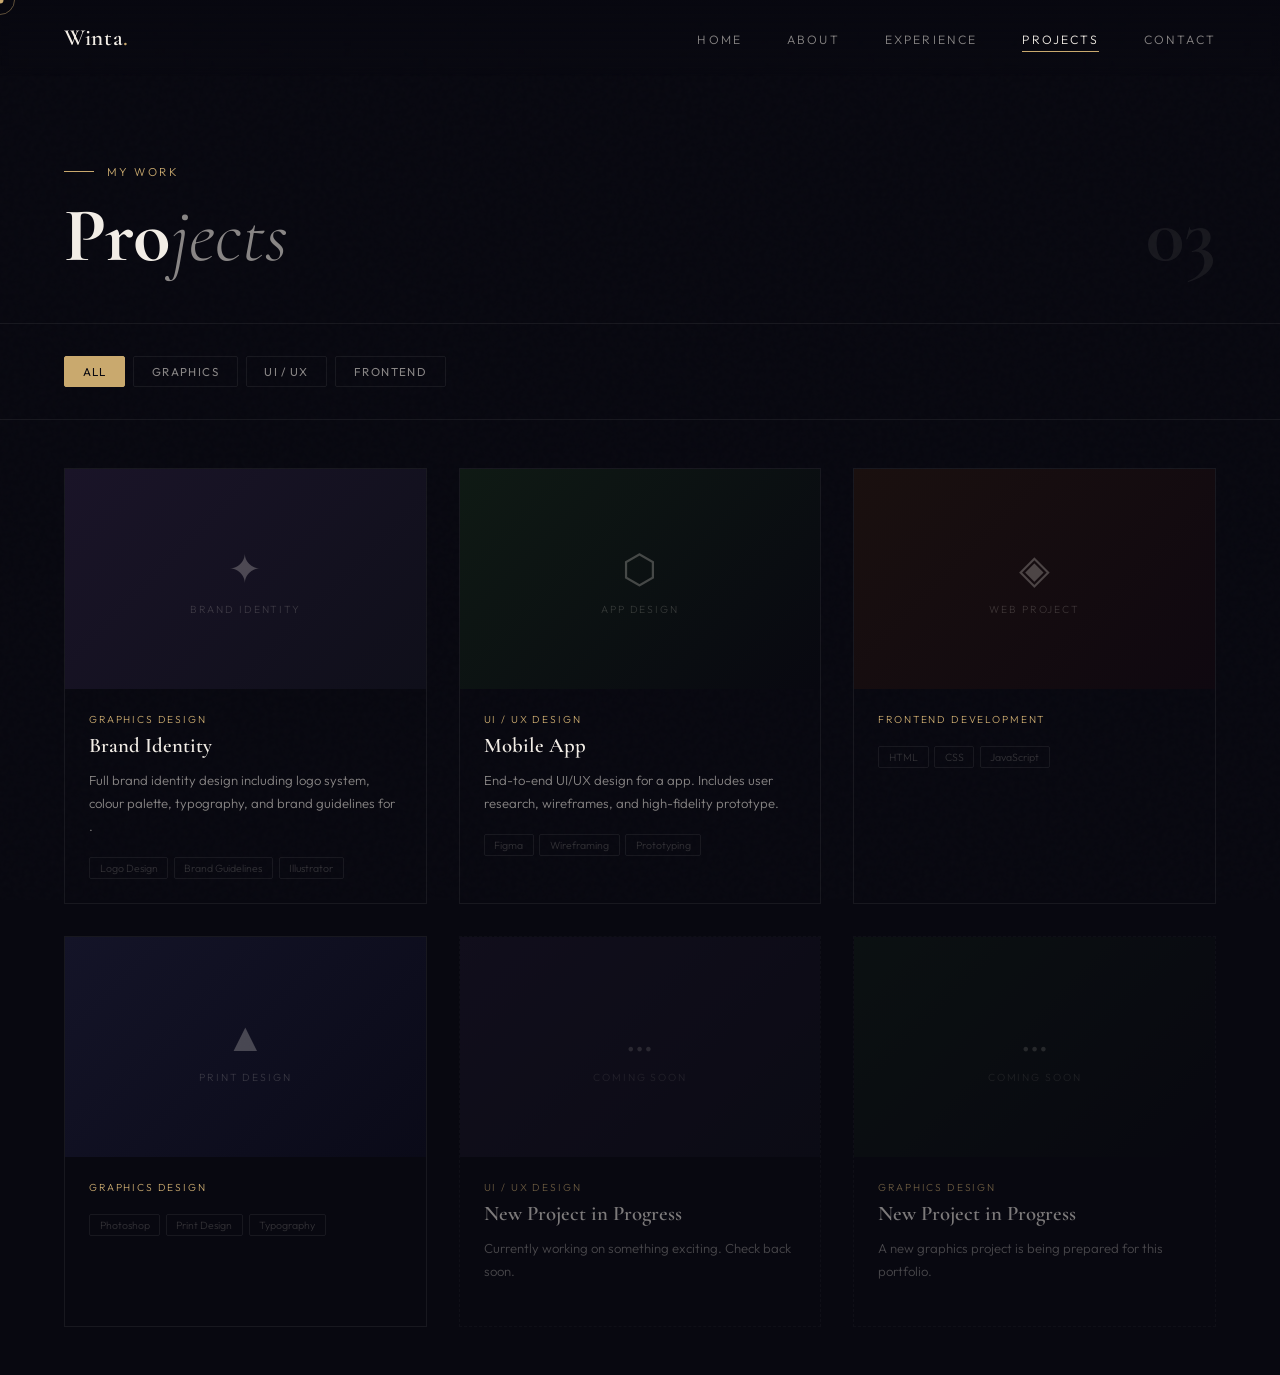
<file: projects.html>
<!DOCTYPE html>
<html lang="en">
<head>
  <meta charset="UTF-8" />
  <meta http-equiv="X-UA-Compatible" content="IE=edge" />
  <meta name="viewport" content="width=device-width, initial-scale=1.0" />
  <title>Projects — Winta Ataklti</title>
  <link rel="preconnect" href="https://fonts.googleapis.com" />
  <link rel="preconnect" href="https://fonts.gstatic.com" crossorigin />
  <link href="https://fonts.googleapis.com/css2?family=Cormorant+Garamond:ital,wght@0,300;0,400;0,600;0,700;1,300&family=Outfit:wght@300;400;500;600&display=swap" rel="stylesheet" />
  <link rel="stylesheet" href="nav.css" />
  <style>
    body::before {
      content: '';
      position: fixed; inset: 0;
      background-image: url("data:image/svg+xml,%3Csvg viewBox='0 0 200 200' xmlns='http://www.w3.org/2000/svg'%3E%3Cfilter id='n'%3E%3CfeTurbulence type='fractalNoise' baseFrequency='0.85' numOctaves='4' stitchTiles='stitch'/%3E%3C/filter%3E%3Crect width='100%25' height='100%25' filter='url(%23n)' opacity='0.035'/%3E%3C/svg%3E");
      pointer-events: none; z-index: 1; opacity: 0.45;
    }
    .page-wrap { padding-top: var(--nav-h); position: relative; z-index: 2; }

    .page-header {
      padding: 5rem 4rem 3rem;
      border-bottom: 1px solid var(--cream-ghost);
      display: flex; align-items: flex-end;
      justify-content: space-between; gap: 2rem;
    }
    .page-tag { display: inline-flex; align-items: center; gap: 0.8rem; margin-bottom: 1.2rem; }
    .page-tag-line { width: 30px; height: 1px; background: var(--gold); }
    .page-tag-text { font-size: 0.72rem; letter-spacing: 0.22em; text-transform: uppercase; color: var(--gold); }
    .page-title { font-family: 'Cormorant Garamond', serif; font-size: clamp(2.8rem, 6vw, 5rem); font-weight: 700; line-height: 1.0; color: var(--cream); }
    .page-title span { color: var(--cream-dim); font-weight: 300; font-style: italic; }
    .page-num { font-family: 'Cormorant Garamond', serif; font-size: 5rem; font-weight: 700; color: var(--cream-ghost); line-height: 1; user-select: none; }

    /* ── FILTER TABS ── */
    .filter-bar {
      padding: 2rem 4rem;
      display: flex;
      align-items: center;
      gap: 0.5rem;
      border-bottom: 1px solid var(--cream-ghost);
      flex-wrap: wrap;
    }
    .filter-btn {
      padding: 0.45rem 1.1rem;
      background: transparent;
      color: var(--cream-dim);
      border: 1px solid var(--cream-ghost);
      font-family: 'Outfit', sans-serif;
      font-size: 0.72rem;
      letter-spacing: 0.12em;
      text-transform: uppercase;
      cursor: none;
      border-radius: 2px;
      transition: all 0.2s;
    }
    .filter-btn:hover { color: var(--cream); border-color: var(--cream-faint); }
    .filter-btn.active { background: var(--gold); color: var(--dark); border-color: var(--gold); }

    /* ── PROJECTS GRID ── */
    .projects-grid {
      padding: 3rem 4rem;
      display: grid;
      grid-template-columns: repeat(auto-fill, minmax(340px, 1fr));
      gap: 2rem;
    }

    .project-card {
      border: 1px solid var(--cream-ghost);
      overflow: hidden;
      position: relative;
      transition: border-color 0.25s, transform 0.25s;
      cursor: none;
    }
    .project-card:hover {
      border-color: rgba(201,169,110,0.35);
      transform: translateY(-4px);
    }

    /* Image / preview area */
    .project-img {
      width: 100%; height: 220px;
      position: relative;
      overflow: hidden;
    }
    .project-img img {
      width: 100%; height: 100%;
      object-fit: cover;
      transition: transform 0.5s ease;
      display: block;
    }
    .project-card:hover .project-img img { transform: scale(1.04); }

    .project-placeholder {
      width: 100%; height: 100%;
      display: flex;
      flex-direction: column;
      align-items: center;
      justify-content: center;
      gap: 0.6rem;
      position: relative;
    }
    .pp-1 { background: linear-gradient(135deg, #1a1428 0%, #0f0f1a 100%); }
    .pp-2 { background: linear-gradient(135deg, #0f1a14 0%, #080810 100%); }
    .pp-3 { background: linear-gradient(135deg, #1a100f 0%, #0f0810 100%); }
    .pp-4 { background: linear-gradient(135deg, #141428 0%, #0a0a18 100%); }

    .pp-icon {
      font-size: 2.5rem;
      opacity: 0.25;
    }
    .pp-label {
      font-size: 0.65rem;
      letter-spacing: 0.18em;
      text-transform: uppercase;
      color: var(--cream-faint);
    }

    /* Hover overlay */
    .project-overlay {
      position: absolute;
      inset: 0;
      background: rgba(8,8,16,0.82);
      display: flex;
      align-items: center;
      justify-content: center;
      gap: 1rem;
      opacity: 0;
      transition: opacity 0.3s;
    }
    .project-card:hover .project-overlay { opacity: 1; }
    .overlay-btn {
      padding: 0.55rem 1.2rem;
      font-family: 'Outfit', sans-serif;
      font-size: 0.7rem;
      letter-spacing: 0.12em;
      text-transform: uppercase;
      text-decoration: none;
      border-radius: 2px;
      cursor: none;
      transition: opacity 0.2s;
    }
    .overlay-btn-gold { background: var(--gold); color: var(--dark); border: none; }
    .overlay-btn-ghost { background: transparent; color: var(--cream); border: 1px solid var(--cream-faint); }
    .overlay-btn:hover { opacity: 0.85; }

    /* Card body */
    .project-body { padding: 1.5rem; }
    .project-cat {
      font-size: 0.64rem;
      letter-spacing: 0.18em;
      text-transform: uppercase;
      color: var(--gold);
      margin-bottom: 0.5rem;
    }
    .project-title {
      font-family: 'Cormorant Garamond', serif;
      font-size: 1.3rem; font-weight: 600;
      color: var(--cream); margin-bottom: 0.6rem; line-height: 1.2;
    }
    .project-desc {
      font-size: 0.82rem; line-height: 1.75;
      color: var(--cream-dim); font-weight: 300;
      margin-bottom: 1.2rem;
    }
    .project-tags { display: flex; flex-wrap: wrap; gap: 0.35rem; }
    .project-tag {
      font-size: 0.66rem;
      color: var(--cream-faint);
      border: 1px solid var(--cream-ghost);
      padding: 0.2rem 0.6rem;
      border-radius: 2px;
    }

    /* Coming soon card */
    .project-card.coming-soon {
      border-style: dashed;
      opacity: 0.5;
    }
    .project-card.coming-soon:hover { transform: none; border-color: var(--cream-ghost); }

    @media (max-width: 768px) {
      .page-header { padding: 3rem 1.5rem 2rem; flex-direction: column; }
      .page-num { display: none; }
      .filter-bar { padding: 1.5rem; }
      .projects-grid { padding: 2rem 1.5rem; grid-template-columns: 1fr; }
    }
  </style>
</head>
<body>
  <div class="cursor" id="cursor"></div>
  <div class="cursor-ring" id="cursorRing"></div>

  <nav class="site-nav" id="siteNav">
    <a href="index.html" class="nav-logo">Winta<span class="logo-dot">.</span></a>
    <ul class="nav-links">
      <li><a href="index.html" class="nav-link">Home</a></li>
      <li><a href="about.html" class="nav-link">About</a></li>
      <li><a href="experience.html" class="nav-link">Experience</a></li>
      <li><a href="projects.html" class="nav-link">Projects</a></li>
      <li><a href="contact.html" class="nav-link">Contact</a></li>
    </ul>
    <button class="hamburger" id="hamburger" aria-label="Toggle menu" aria-expanded="false">
      <span class="ham-bar"></span><span class="ham-bar"></span><span class="ham-bar"></span>
    </button>
  </nav>
  <div class="mobile-menu" id="mobileMenu">
    <ul class="mobile-links">
      <li><a href="index.html" class="mob-link">Home</a></li>
      <li><a href="about.html" class="mob-link">About</a></li>
      <li><a href="experience.html" class="mob-link">Experience</a></li>
      <li><a href="projects.html" class="mob-link">Projects</a></li>
      <li><a href="contact.html" class="mob-link">Contact</a></li>
    </ul>
    <div class="mob-footer">
      <a href="https://www.linkedin.com/in/winta-ataklti-277938377/" target="_blank" class="mob-social">LinkedIn</a>
      <span class="mob-social-sep">·</span>
      <a href="https://github.com/1Winta" target="_blank" class="mob-social">GitHub</a>
    </div>
  </div>
  <div class="menu-overlay" id="menuOverlay"></div>

  <div class="page-wrap">
    <header class="page-header">
      <div>
        <div class="page-tag"><span class="page-tag-line"></span><span class="page-tag-text">My work</span></div>
        <h1 class="page-title">Pro<span>jects</span></h1>
      </div>
      <span class="page-num">03</span>
    </header>

    <div class="filter-bar">
      <button class="filter-btn active" onclick="filterProjects('all', this)">All</button>
      <button class="filter-btn" onclick="filterProjects('graphics', this)">Graphics</button>
      <button class="filter-btn" onclick="filterProjects('ui-ux', this)">UI / UX</button>
      <button class="filter-btn" onclick="filterProjects('frontend', this)">Frontend</button>
    </div>

    <div class="projects-grid" id="projectsGrid">

      <!-- Project 1 — placeholder: Brand Identity -->
      <div class="project-card" data-cat="graphics">
        <div class="project-img">
          <!-- Replace with: <img src="./assets/project-brand.jpg" alt="Brand Identity Project" /> -->
          <div class="project-placeholder pp-1">
            <span class="pp-icon">✦</span>
            <span class="pp-label">Brand Identity</span>
          </div>
          <div class="project-overlay">
            <a href="#" class="overlay-btn overlay-btn-gold">View Project</a>
            <a href="#" class="overlay-btn overlay-btn-ghost">Live Demo</a>
          </div>
        </div>
        <div class="project-body">
          <p class="project-cat">Graphics Design</p>
          <h3 class="project-title"><!-- Brand Name --> Brand Identity</h3>
          <p class="project-desc">Full brand identity design including logo system, colour palette, typography, and brand guidelines for <!-- client/industry -->.</p>
          <div class="project-tags">
            <span class="project-tag">Logo Design</span>
            <span class="project-tag">Brand Guidelines</span>
            <span class="project-tag">Illustrator</span>
          </div>
        </div>
      </div>

      <!-- Project 2 — placeholder: UI/UX App -->
      <div class="project-card" data-cat="ui-ux">
        <div class="project-img">
          <div class="project-placeholder pp-2">
            <span class="pp-icon">⬡</span>
            <span class="pp-label">App Design</span>
          </div>
          <div class="project-overlay">
            <a href="#" class="overlay-btn overlay-btn-gold">View Case Study</a>
            <a href="#" class="overlay-btn overlay-btn-ghost">Figma Prototype</a>
          </div>
        </div>
        <div class="project-body">
          <p class="project-cat">UI / UX Design</p>
          <h3 class="project-title"><!-- App Name --> Mobile App</h3>
          <p class="project-desc">End-to-end UI/UX design for a <!-- type of app --> app. Includes user research, wireframes, and high-fidelity prototype.</p>
          <div class="project-tags">
            <span class="project-tag">Figma</span>
            <span class="project-tag">Wireframing</span>
            <span class="project-tag">Prototyping</span>
          </div>
        </div>
      </div>

      <!-- Project 3 — placeholder: Frontend -->
      <div class="project-card" data-cat="frontend">
        <div class="project-img">
          <div class="project-placeholder pp-3">
            <span class="pp-icon">◈</span>
            <span class="pp-label">Web Project</span>
          </div>
          <div class="project-overlay">
            <a href="#" class="overlay-btn overlay-btn-gold">View Site</a>
            <a href="https://github.com/1Winta" class="overlay-btn overlay-btn-ghost">GitHub</a>
          </div>
        </div>
        <div class="project-body">
          <p class="project-cat">Frontend Development</p>
          <h3 class="project-title"><!-- Project Name --></h3>
          <p class="project-desc"><!-- Describe the website or web app, what it does and what you built. --></p>
          <div class="project-tags">
            <span class="project-tag">HTML</span>
            <span class="project-tag">CSS</span>
            <span class="project-tag">JavaScript</span>
          </div>
        </div>
      </div>

      <!-- Project 4 — placeholder: Poster / Print -->
      <div class="project-card" data-cat="graphics">
        <div class="project-img">
          <div class="project-placeholder pp-4">
            <span class="pp-icon">▲</span>
            <span class="pp-label">Print Design</span>
          </div>
          <div class="project-overlay">
            <a href="#" class="overlay-btn overlay-btn-gold">View Work</a>
          </div>
        </div>
        <div class="project-body">
          <p class="project-cat">Graphics Design</p>
          <h3 class="project-title"><!-- Poster / Print Series Name --></h3>
          <p class="project-desc"><!-- Describe the poster series, event material, or print project. --></p>
          <div class="project-tags">
            <span class="project-tag">Photoshop</span>
            <span class="project-tag">Print Design</span>
            <span class="project-tag">Typography</span>
          </div>
        </div>
      </div>

      <!-- Coming soon cards -->
      <div class="project-card coming-soon" data-cat="ui-ux">
        <div class="project-img">
          <div class="project-placeholder pp-1">
            <span class="pp-icon">…</span>
            <span class="pp-label">Coming Soon</span>
          </div>
        </div>
        <div class="project-body">
          <p class="project-cat">UI / UX Design</p>
          <h3 class="project-title">New Project in Progress</h3>
          <p class="project-desc">Currently working on something exciting. Check back soon.</p>
        </div>
      </div>

      <div class="project-card coming-soon" data-cat="graphics">
        <div class="project-img">
          <div class="project-placeholder pp-2">
            <span class="pp-icon">…</span>
            <span class="pp-label">Coming Soon</span>
          </div>
        </div>
        <div class="project-body">
          <p class="project-cat">Graphics Design</p>
          <h3 class="project-title">New Project in Progress</h3>
          <p class="project-desc">A new graphics project is being prepared for this portfolio.</p>
        </div>
      </div>

    </div>
  </div>

  <script src="nav.js"></script>
  <script>
    function filterProjects(cat, btn) {
      document.querySelectorAll('.filter-btn').forEach(b => b.classList.remove('active'));
      btn.classList.add('active');
      document.querySelectorAll('.project-card').forEach(card => {
        const match = cat === 'all' || card.dataset.cat === cat;
        card.style.display = match ? '' : 'none';
      });
    }
  </script>
</body>
</html>
</file>
<file: nav.css>
/* ============================================================
   NAV.CSS — shared across every page
   ============================================================ */
:root {
  --gold:        #c9a96e;
  --gold-pale:   rgba(201,169,110,0.12);
  --gold-faint:  rgba(201,169,110,0.06);
  --dark:        #080810;
  --dark-2:      #0f0f1a;
  --dark-3:      #16162a;
  --cream:       #f2ede6;
  --cream-dim:   rgba(242,237,230,0.55);
  --cream-faint: rgba(242,237,230,0.18);
  --cream-ghost: rgba(242,237,230,0.07);
  --nav-h:       76px;
}

/* ── Reset ── */
*, *::before, *::after { margin: 0; padding: 0; box-sizing: border-box; }
html { scroll-behavior: smooth; }
body {
  background: var(--dark);
  color: var(--cream);
  font-family: 'Outfit', sans-serif;
  font-weight: 300;
  overflow-x: hidden;
  cursor: none;
}

/* ── Custom cursor ── */
.cursor {
  width: 7px; height: 7px;
  background: var(--gold);
  border-radius: 50%;
  position: fixed;
  pointer-events: none;
  z-index: 9999;
  transform: translate(-50%, -50%);
  transition: opacity 0.2s;
}
.cursor-ring {
  width: 30px; height: 30px;
  border: 1px solid rgba(201,169,110,0.45);
  border-radius: 50%;
  position: fixed;
  pointer-events: none;
  z-index: 9998;
  transform: translate(-50%, -50%);
  transition: transform 0.18s ease, border-color 0.2s;
}
.cursor-ring.hover {
  transform: translate(-50%, -50%) scale(1.7);
  border-color: rgba(201,169,110,0.8);
}

/* ── Site nav ── */
.site-nav {
  position: fixed;
  top: 0; left: 0; right: 0;
  height: var(--nav-h);
  z-index: 500;
  display: flex;
  align-items: center;
  justify-content: space-between;
  padding: 0 4rem;
  background: linear-gradient(to bottom, rgba(8,8,16,0.96) 0%, rgba(8,8,16,0.0) 100%);
  backdrop-filter: blur(4px);
  transition: background 0.3s;
}
.site-nav.scrolled {
  background: rgba(8,8,16,0.97);
  border-bottom: 1px solid var(--cream-ghost);
}

/* Logo */
.nav-logo {
  font-family: 'Cormorant Garamond', serif;
  font-size: 1.45rem;
  font-weight: 600;
  letter-spacing: 0.03em;
  color: var(--cream);
  text-decoration: none;
  z-index: 510;
}
.logo-dot { color: var(--gold); }

/* Desktop links */
.nav-links {
  display: flex;
  list-style: none;
  gap: 2.8rem;
}
.nav-link {
  font-size: 0.76rem;
  letter-spacing: 0.18em;
  text-transform: uppercase;
  color: var(--cream-dim);
  text-decoration: none;
  position: relative;
  transition: color 0.25s;
}
.nav-link::after {
  content: '';
  position: absolute;
  bottom: -5px; left: 0;
  width: 0; height: 1px;
  background: var(--gold);
  transition: width 0.3s ease;
}
.nav-link:hover  { color: var(--cream); }
.nav-link:hover::after  { width: 100%; }
.nav-link.active { color: var(--cream); }
.nav-link.active::after { width: 100%; }

/* ── Hamburger button ── */
.hamburger {
  display: none;
  flex-direction: column;
  justify-content: center;
  align-items: flex-end;
  gap: 5px;
  width: 36px; height: 36px;
  background: none;
  border: none;
  cursor: none;
  z-index: 510;
  padding: 0;
}
.ham-bar {
  display: block;
  height: 1.5px;
  background: var(--cream);
  border-radius: 2px;
  transition: transform 0.35s cubic-bezier(.77,0,.175,1),
              opacity 0.25s ease,
              width 0.3s ease;
}
.ham-bar:nth-child(1) { width: 24px; }
.ham-bar:nth-child(2) { width: 16px; }
.ham-bar:nth-child(3) { width: 20px; }

/* Animated X state */
.hamburger.open .ham-bar:nth-child(1) {
  width: 22px;
  transform: translateY(6.5px) rotate(45deg);
}
.hamburger.open .ham-bar:nth-child(2) {
  opacity: 0;
  transform: scaleX(0);
}
.hamburger.open .ham-bar:nth-child(3) {
  width: 22px;
  transform: translateY(-6.5px) rotate(-45deg);
}

/* ── Mobile full-screen menu ── */
.mobile-menu {
  position: fixed;
  inset: 0;
  background: var(--dark-2);
  z-index: 490;
  display: flex;
  flex-direction: column;
  align-items: center;
  justify-content: center;
  gap: 0;
  transform: translateX(100%);
  transition: transform 0.45s cubic-bezier(.77,0,.175,1);
}
.mobile-menu.open { transform: translateX(0); }

.mobile-links {
  list-style: none;
  text-align: center;
  display: flex;
  flex-direction: column;
  gap: 0;
}

.mob-link {
  display: block;
  font-family: 'Cormorant Garamond', serif;
  font-size: clamp(2.4rem, 10vw, 3.5rem);
  font-weight: 600;
  color: var(--cream-dim);
  text-decoration: none;
  letter-spacing: 0.02em;
  padding: 0.3rem 2rem;
  position: relative;
  transition: color 0.2s;
  overflow: hidden;
}
.mob-link::before {
  content: '';
  position: absolute;
  left: 0; top: 50%;
  transform: translateY(-50%);
  width: 0; height: 1px;
  background: var(--gold);
  transition: width 0.3s ease;
}
.mob-link:hover, .mob-link.active {
  color: var(--cream);
}
.mob-link:hover::before, .mob-link.active::before {
  width: 100%;
}
/* stagger animation */
.mobile-menu.open .mob-link:nth-child(1) { animation: slideIn 0.5s ease 0.1s both; }
.mobile-menu.open .mob-link:nth-child(2) { animation: slideIn 0.5s ease 0.17s both; }
.mobile-menu.open .mob-link:nth-child(3) { animation: slideIn 0.5s ease 0.24s both; }
.mobile-menu.open .mob-link:nth-child(4) { animation: slideIn 0.5s ease 0.31s both; }
.mobile-menu.open .mob-link:nth-child(5) { animation: slideIn 0.5s ease 0.38s both; }

@keyframes slideIn {
  from { opacity: 0; transform: translateX(30px); }
  to   { opacity: 1; transform: translateX(0); }
}

.mob-footer {
  position: absolute;
  bottom: 3rem;
  display: flex;
  align-items: center;
  gap: 1rem;
}
.mob-social {
  font-size: 0.72rem;
  letter-spacing: 0.16em;
  text-transform: uppercase;
  color: var(--cream-faint);
  text-decoration: none;
  transition: color 0.2s;
}
.mob-social:hover { color: var(--gold); }
.mob-social-sep { color: var(--cream-ghost); }

/* Overlay behind menu (closes on click) */
.menu-overlay {
  position: fixed;
  inset: 0;
  background: transparent;
  z-index: 480;
  display: none;
}
.menu-overlay.active { display: block; }

/* ── Responsive ── */
@media (max-width: 768px) {
  .site-nav { padding: 0 1.5rem; }
  .nav-links { display: none; }
  .hamburger { display: flex; }
}
</file>
<file: style.css>
/* ============================================================
   STYLE.CSS — index.html (homepage only)
   Global tokens live in nav.css
   ============================================================ */

/* Noise overlay */
body::before {
  content: '';
  position: fixed; inset: 0;
  background-image: url("data:image/svg+xml,%3Csvg viewBox='0 0 200 200' xmlns='http://www.w3.org/2000/svg'%3E%3Cfilter id='n'%3E%3CfeTurbulence type='fractalNoise' baseFrequency='0.85' numOctaves='4' stitchTiles='stitch'/%3E%3C/filter%3E%3Crect width='100%25' height='100%25' filter='url(%23n)' opacity='0.035'/%3E%3C/svg%3E");
  pointer-events: none; z-index: 1; opacity: 0.45;
}

/* ── HERO ── */
#hero {
  min-height: 100vh;
  display: grid;
  grid-template-columns: 1fr 1fr;
  position: relative;
  overflow: hidden;
  padding-top: var(--nav-h);
}

/* Background */
.bg-glow {
  position: absolute;
  border-radius: 50%;
  pointer-events: none;
}
.g1 {
  width: 650px; height: 650px;
  right: -80px; top: -80px;
  background: radial-gradient(circle, rgba(201,169,110,0.055) 0%, transparent 65%);
}
.g2 {
  width: 420px; height: 420px;
  left: 60px; bottom: -60px;
  background: radial-gradient(circle, rgba(80,60,180,0.065) 0%, transparent 65%);
}
.bg-grid {
  position: absolute; inset: 0;
  background-image:
    linear-gradient(rgba(242,237,230,0.022) 1px, transparent 1px),
    linear-gradient(90deg, rgba(242,237,230,0.022) 1px, transparent 1px);
  background-size: 64px 64px;
  pointer-events: none;
}

/* ── Hero Left ── */
.hero-left {
  display: flex;
  flex-direction: column;
  justify-content: center;
  padding: 4rem 3rem 5rem 4rem;
  position: relative;
  z-index: 2;
}

/* Eyebrow */
.hero-eyebrow {
  display: flex;
  align-items: center;
  gap: 0.8rem;
  margin-bottom: 1.8rem;
  opacity: 0;
  animation: fadeUp 0.7s ease 0.2s forwards;
}
.eyebrow-line { width: 34px; height: 1px; background: var(--gold); flex-shrink: 0; }
.eyebrow-text {
  font-size: 0.74rem;
  letter-spacing: 0.22em;
  text-transform: uppercase;
  color: var(--gold);
}

/* Name */
.hero-name {
  font-family: 'Cormorant Garamond', serif;
  font-size: clamp(3.6rem, 6.5vw, 5.8rem);
  font-weight: 700;
  line-height: 1.0;
  margin-bottom: 2rem;
  opacity: 0;
  animation: fadeUp 0.7s ease 0.35s forwards;
}
.name-first { display: block; color: var(--cream); }
.name-last  { display: block; color: var(--cream-dim); font-weight: 300; font-style: italic; }

/* Roles */
.hero-roles {
  display: flex;
  flex-direction: column;
  gap: 0.55rem;
  margin-bottom: 2.2rem;
  opacity: 0;
  animation: fadeUp 0.7s ease 0.5s forwards;
}
.role-item {
  display: flex;
  align-items: center;
  gap: 0.8rem;
  font-size: 0.9rem;
  color: var(--cream-dim);
}
.role-num {
  font-family: 'Cormorant Garamond', serif;
  font-size: 0.7rem;
  color: var(--gold);
  letter-spacing: 0.08em;
  min-width: 18px;
}
.role-label { font-weight: 300; }
.role-primary .role-label { color: var(--cream); font-weight: 500; }
.role-badge {
  font-size: 0.6rem;
  letter-spacing: 0.14em;
  text-transform: uppercase;
  color: var(--dark);
  background: var(--gold);
  padding: 0.15rem 0.55rem;
  border-radius: 20px;
  font-weight: 500;
}

/* Bio */
.hero-bio {
  font-size: 0.93rem;
  line-height: 1.9;
  color: var(--cream-dim);
  max-width: 430px;
  margin-bottom: 2.8rem;
  padding-left: 1.2rem;
  border-left: 1px solid rgba(201,169,110,0.3);
  font-weight: 300;
  opacity: 0;
  animation: fadeUp 0.7s ease 0.62s forwards;
}
.hero-bio em { color: var(--gold); font-style: normal; font-weight: 400; }

/* CTAs */
.hero-ctas {
  display: flex;
  gap: 1rem;
  margin-bottom: 3rem;
  opacity: 0;
  animation: fadeUp 0.7s ease 0.74s forwards;
}
.btn-primary {
  display: inline-flex;
  align-items: center;
  gap: 0.6rem;
  padding: 0.9rem 2rem;
  background: var(--gold);
  color: var(--dark);
  border: none;
  font-family: 'Outfit', sans-serif;
  font-size: 0.76rem;
  font-weight: 500;
  letter-spacing: 0.14em;
  text-transform: uppercase;
  cursor: none;
  transition: opacity 0.2s, transform 0.2s;
  border-radius: 2px;
}
.btn-primary:hover { opacity: 0.86; transform: translateY(-2px); }

.btn-secondary {
  display: inline-flex;
  align-items: center;
  padding: 0.9rem 2rem;
  background: transparent;
  color: var(--cream);
  border: 1px solid var(--cream-faint);
  font-family: 'Outfit', sans-serif;
  font-size: 0.76rem;
  font-weight: 400;
  letter-spacing: 0.14em;
  text-transform: uppercase;
  text-decoration: none;
  cursor: none;
  transition: border-color 0.2s, transform 0.2s;
  border-radius: 2px;
}
.btn-secondary:hover { border-color: var(--cream-dim); transform: translateY(-2px); }

/* Socials */
.hero-socials {
  display: flex;
  align-items: center;
  gap: 1.4rem;
  opacity: 0;
  animation: fadeUp 0.7s ease 0.86s forwards;
}
.social-link {
  display: flex;
  align-items: center;
  gap: 0.5rem;
  font-size: 0.74rem;
  letter-spacing: 0.12em;
  text-transform: uppercase;
  color: var(--cream-faint);
  text-decoration: none;
  cursor: none;
  transition: color 0.2s;
}
.social-link:hover { color: var(--gold); }
.social-sep { width: 1px; height: 14px; background: var(--cream-ghost); }

/* ── Hero Right ── */
.hero-right {
  display: flex;
  flex-direction: column;
  align-items: center;
  justify-content: center;
  gap: 3rem;
  padding: 4rem 4rem 5rem 2rem;
  position: relative;
  z-index: 2;
  opacity: 0;
  animation: fadeIn 1s ease 0.5s forwards;
}

/* Photo */
.photo-wrap { position: relative; }
.photo-frame {
  width: 500px; height: 500px;
  overflow: hidden;
  position: relative;
}
.photo-frame img {
  width: 100%; height: 100%;
  object-fit: cover;
  object-position: top;
  filter: grayscale(15%) contrast(1.05);
  display: block;
}
.photo-placeholder {
  width: 100%; height: 100%;
  background: var(--dark-3);
  display: flex;
  flex-direction: column;
  align-items: center;
  justify-content: center;
  gap: 0.8rem;
  border: 1px dashed rgba(201,169,110,0.18);
}
.ph-letter {
  font-family: 'Cormorant Garamond', serif;
  font-size: 7rem;
  font-weight: 700;
  color: rgba(201,169,110,0.12);
  line-height: 1;
}
.ph-hint {
  font-size: 0.68rem;
  letter-spacing: 0.14em;
  text-transform: uppercase;
  color: var(--cream-faint);
}

/* Frame corners */
.fc {
  position: absolute;
  width: 20px; height: 20px;
  border-color: var(--gold);
  border-style: solid;
  opacity: 0.5;
}
.fc-tl { top: -7px; left: -7px; border-width: 1px 0 0 1px; }
.fc-tr { top: -7px; right: -7px; border-width: 1px 1px 0 0; }
.fc-bl { bottom: -7px; left: -7px; border-width: 0 0 1px 1px; }
.fc-br { bottom: -7px; right: -7px; border-width: 0 1px 1px 0; }

/* Badge */
.photo-badge {
  position: absolute;
  bottom: -1.2rem; left: -1.4rem;
  background: var(--dark-2);
  border: 1px solid var(--cream-ghost);
  padding: 0.7rem 1rem;
  display: flex;
  align-items: center;
  gap: 0.65rem;
  white-space: nowrap;
}
.badge-dot {
  width: 6px; height: 6px;
  border-radius: 50%;
  background: var(--gold);
  animation: pulse 2.2s ease infinite;
}
.badge-text {
  font-size: 0.68rem;
  letter-spacing: 0.12em;
  text-transform: uppercase;
  color: var(--cream-dim);
}

/* Stats */
.hero-stats {
  display: flex;
  align-items: center;
  gap: 2rem;
}
.stat { text-align: center; }
.stat-n {
  display: block;
  font-family: 'Cormorant Garamond', serif;
  font-size: 2.2rem;
  font-weight: 700;
  color: var(--gold);
  line-height: 1;
}
.stat-l {
  display: block;
  font-size: 0.66rem;
  letter-spacing: 0.14em;
  text-transform: uppercase;
  color: var(--cream-faint);
  margin-top: 0.3rem;
}
.stat-div {
  width: 1px; height: 36px;
  background: linear-gradient(to bottom, transparent, var(--cream-ghost), transparent);
}

/* Scroll cue */
.scroll-cue {
  position: absolute;
  bottom: 2.2rem; left: 4rem;
  display: flex;
  align-items: center;
  gap: 0.8rem;
  z-index: 5;
  opacity: 0;
  animation: fadeIn 0.8s ease 1.3s forwards;
}
.scroll-bar {
  width: 1px; height: 46px;
  background: linear-gradient(to bottom, var(--gold), transparent);
  animation: scrollAnim 2s ease infinite;
}
.scroll-txt {
  font-size: 0.66rem;
  letter-spacing: 0.2em;
  text-transform: uppercase;
  color: var(--cream-faint);
  writing-mode: vertical-rl;
}

/* ── TICKER ── */
.ticker-wrap {
  position: relative; z-index: 2;
  border-top: 1px solid var(--cream-ghost);
  background: var(--dark-2);
  padding: 1.4rem 4rem;
  display: flex;
  align-items: center;
  gap: 2rem;
  overflow: hidden;
}
.ticker-label {
  font-size: 0.66rem;
  letter-spacing: 0.22em;
  text-transform: uppercase;
  color: var(--cream-faint);
  white-space: nowrap;
  flex-shrink: 0;
}
.ticker-sep { width: 1px; height: 18px; background: var(--cream-ghost); flex-shrink: 0; }
.ticker-track { overflow: hidden; flex: 1; }
.ticker-inner {
  display: flex;
  gap: 3rem;
  animation: ticker 22s linear infinite;
  white-space: nowrap;
  width: max-content;
}
.tick-item {
  font-size: 0.8rem;
  letter-spacing: 0.08em;
  color: var(--cream-dim);
  font-weight: 300;
  display: inline-flex;
  align-items: center;
  gap: 0.6rem;
}
.tick-item::before {
  content: '✦';
  color: var(--gold);
  font-size: 0.55rem;
}

/* ── ANIMATIONS ── */
@keyframes fadeUp {
  from { opacity: 0; transform: translateY(22px); }
  to   { opacity: 1; transform: translateY(0); }
}
@keyframes fadeIn {
  from { opacity: 0; }
  to   { opacity: 1; }
}
@keyframes pulse {
  0%, 100% { opacity: 1; transform: scale(1); }
  50%       { opacity: 0.4; transform: scale(0.75); }
}
@keyframes scrollAnim {
  0%   { transform: scaleY(1); opacity: 0.8; }
  50%  { transform: scaleY(0.6); opacity: 0.3; }
  100% { transform: scaleY(1); opacity: 0.8; }
}
@keyframes ticker {
  from { transform: translateX(0); }
  to   { transform: translateX(-50%); }
}

/* ── MOBILE ── */
@media (max-width: 768px) {
  #hero {
    grid-template-columns: 1fr;
    padding-top: var(--nav-h);
  }
  .hero-left  { padding: 3rem 1.5rem 2rem; order: 2; }
  .hero-right { padding: 3rem 1.5rem 1.5rem; order: 1; }

  .photo-frame { width: 200px; height: 250px; }
  .hero-name { font-size: 3rem; }
  .hero-bio { max-width: 100%; }
  .scroll-cue { display: none; }
  .ticker-wrap { padding: 1.2rem 1.5rem; }
}
</file>
